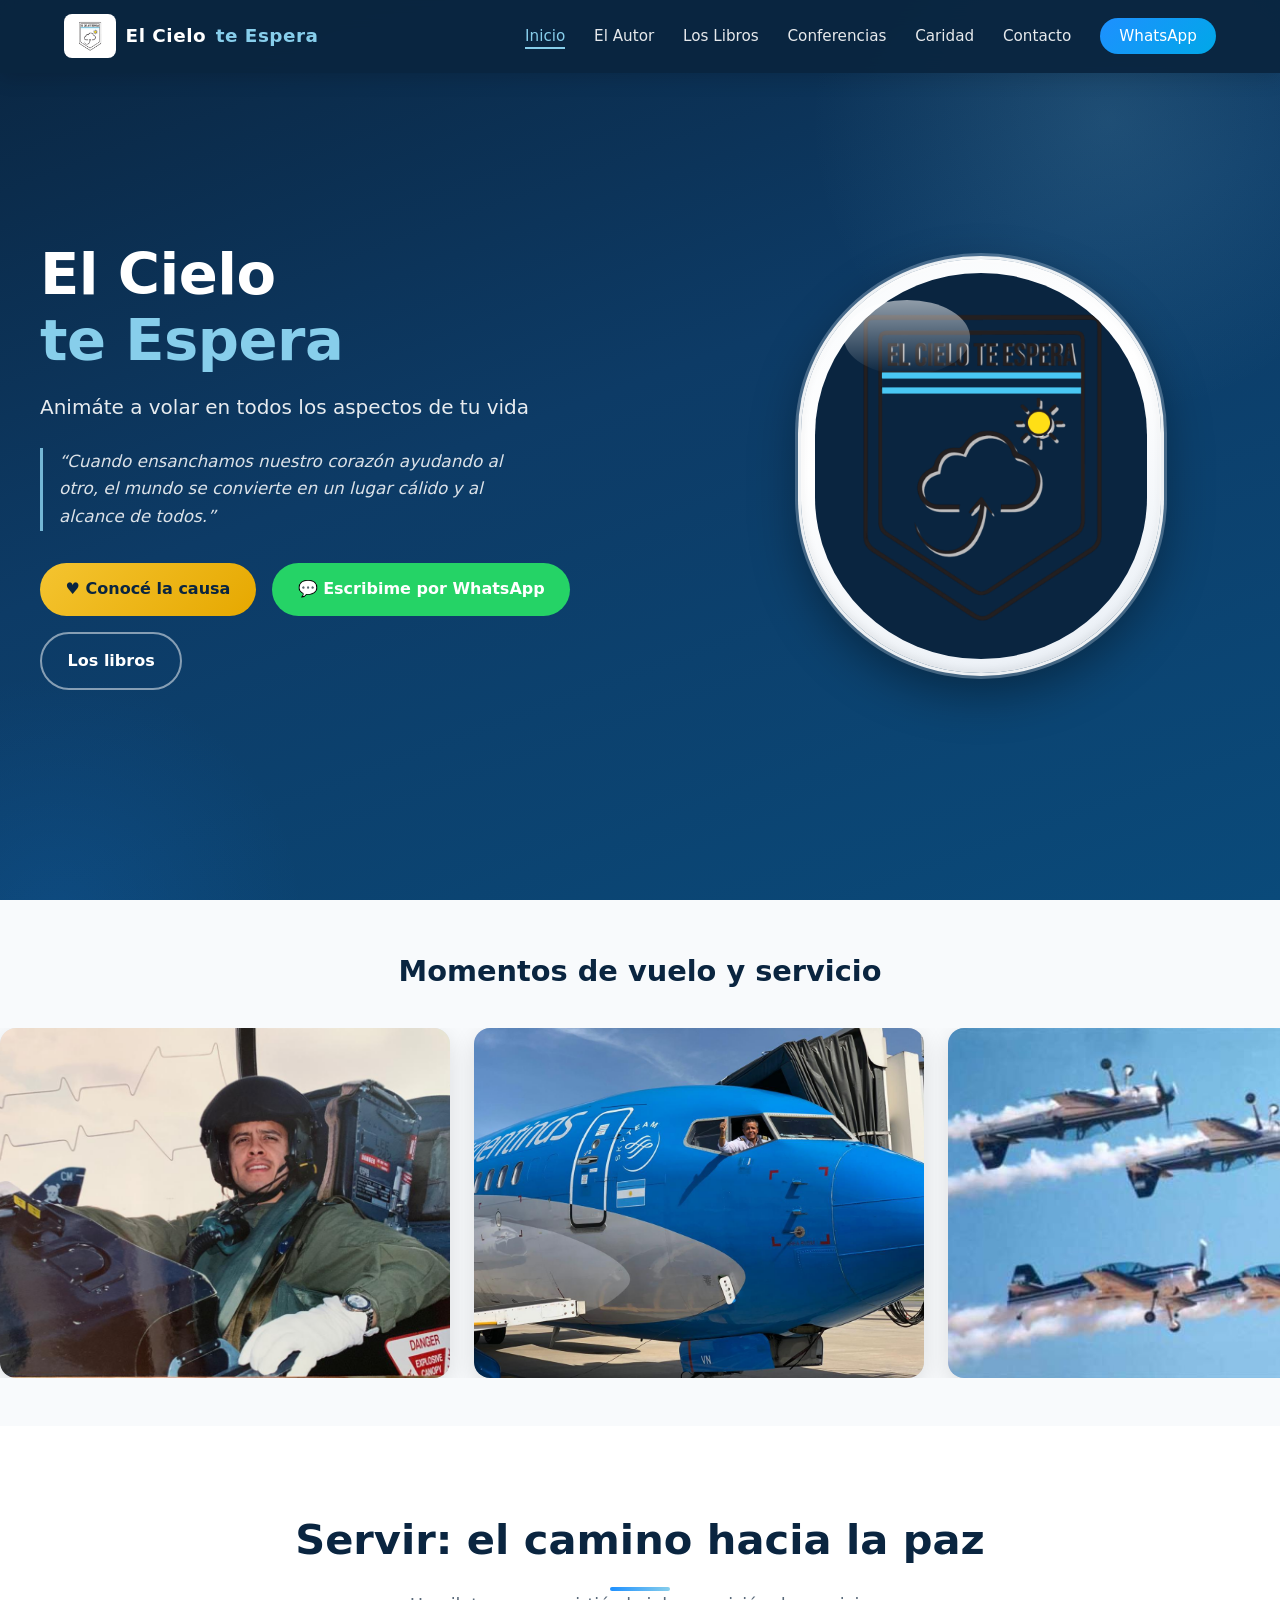
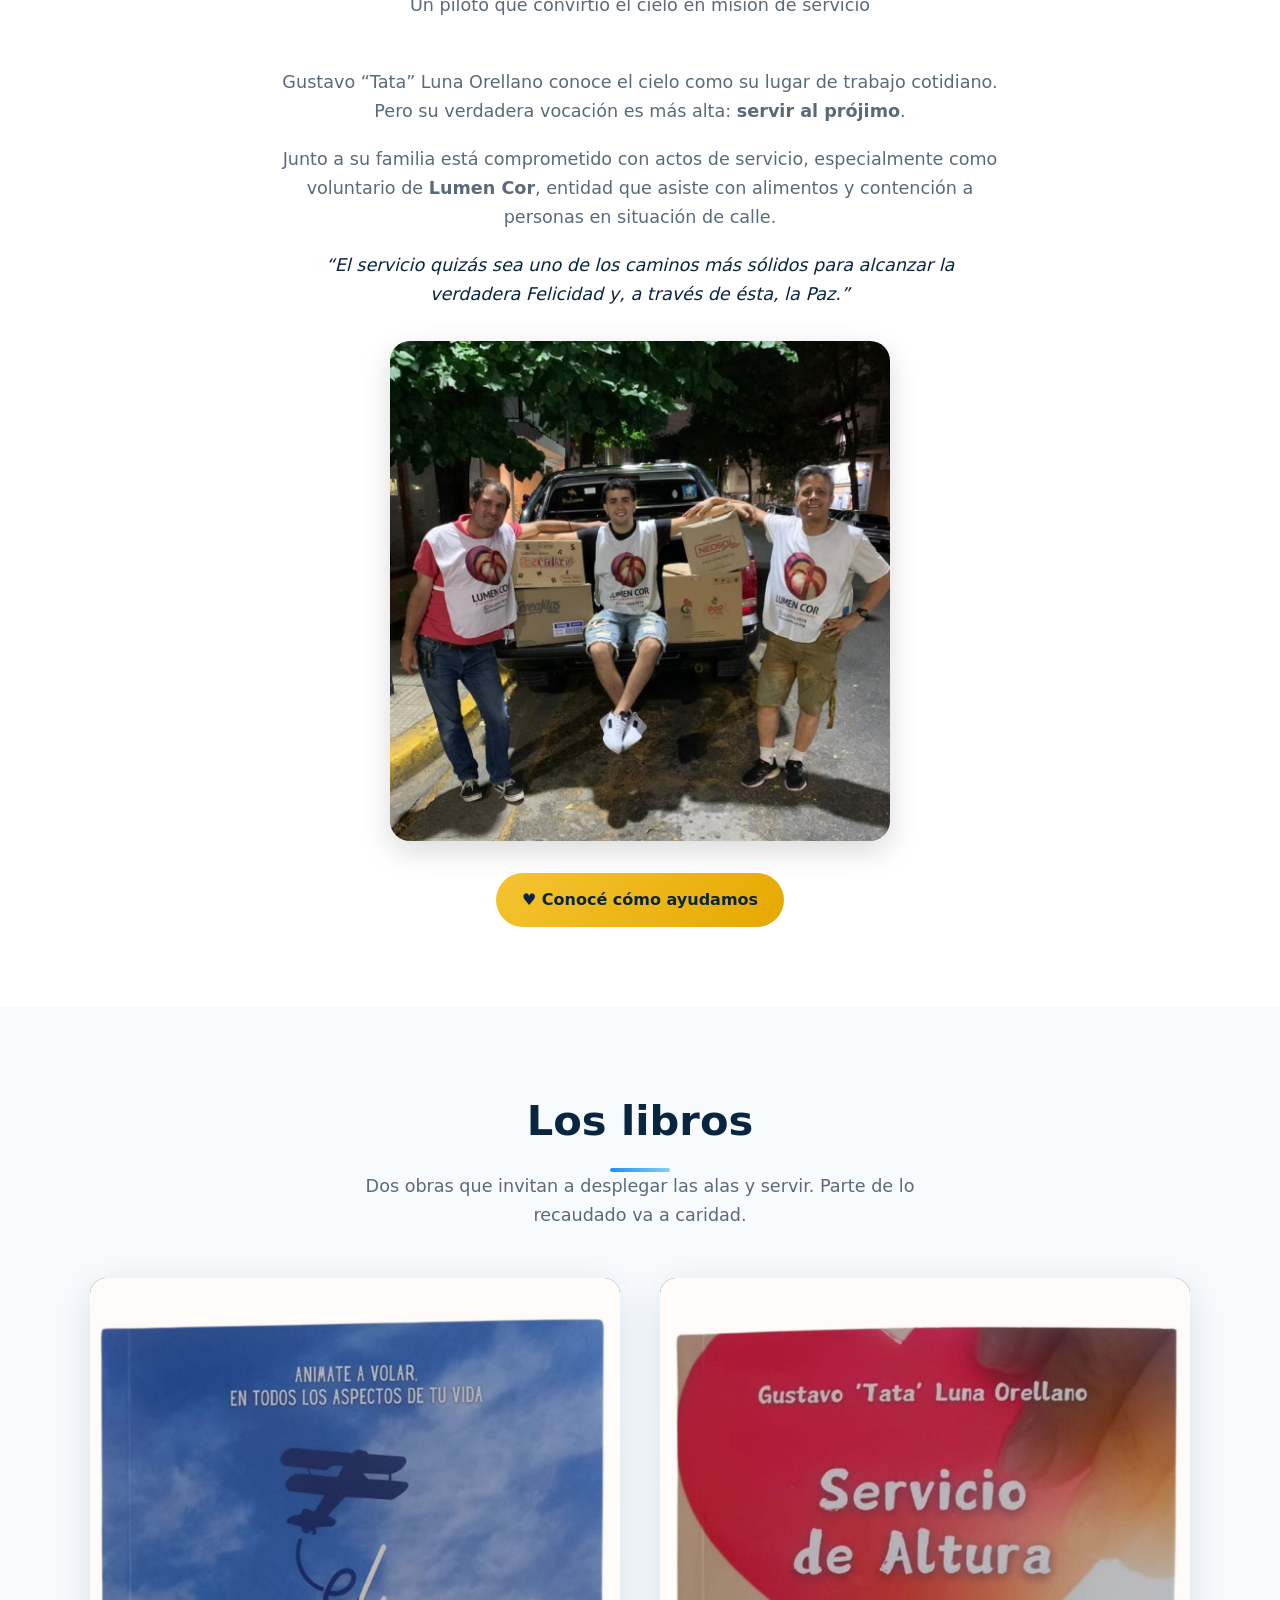
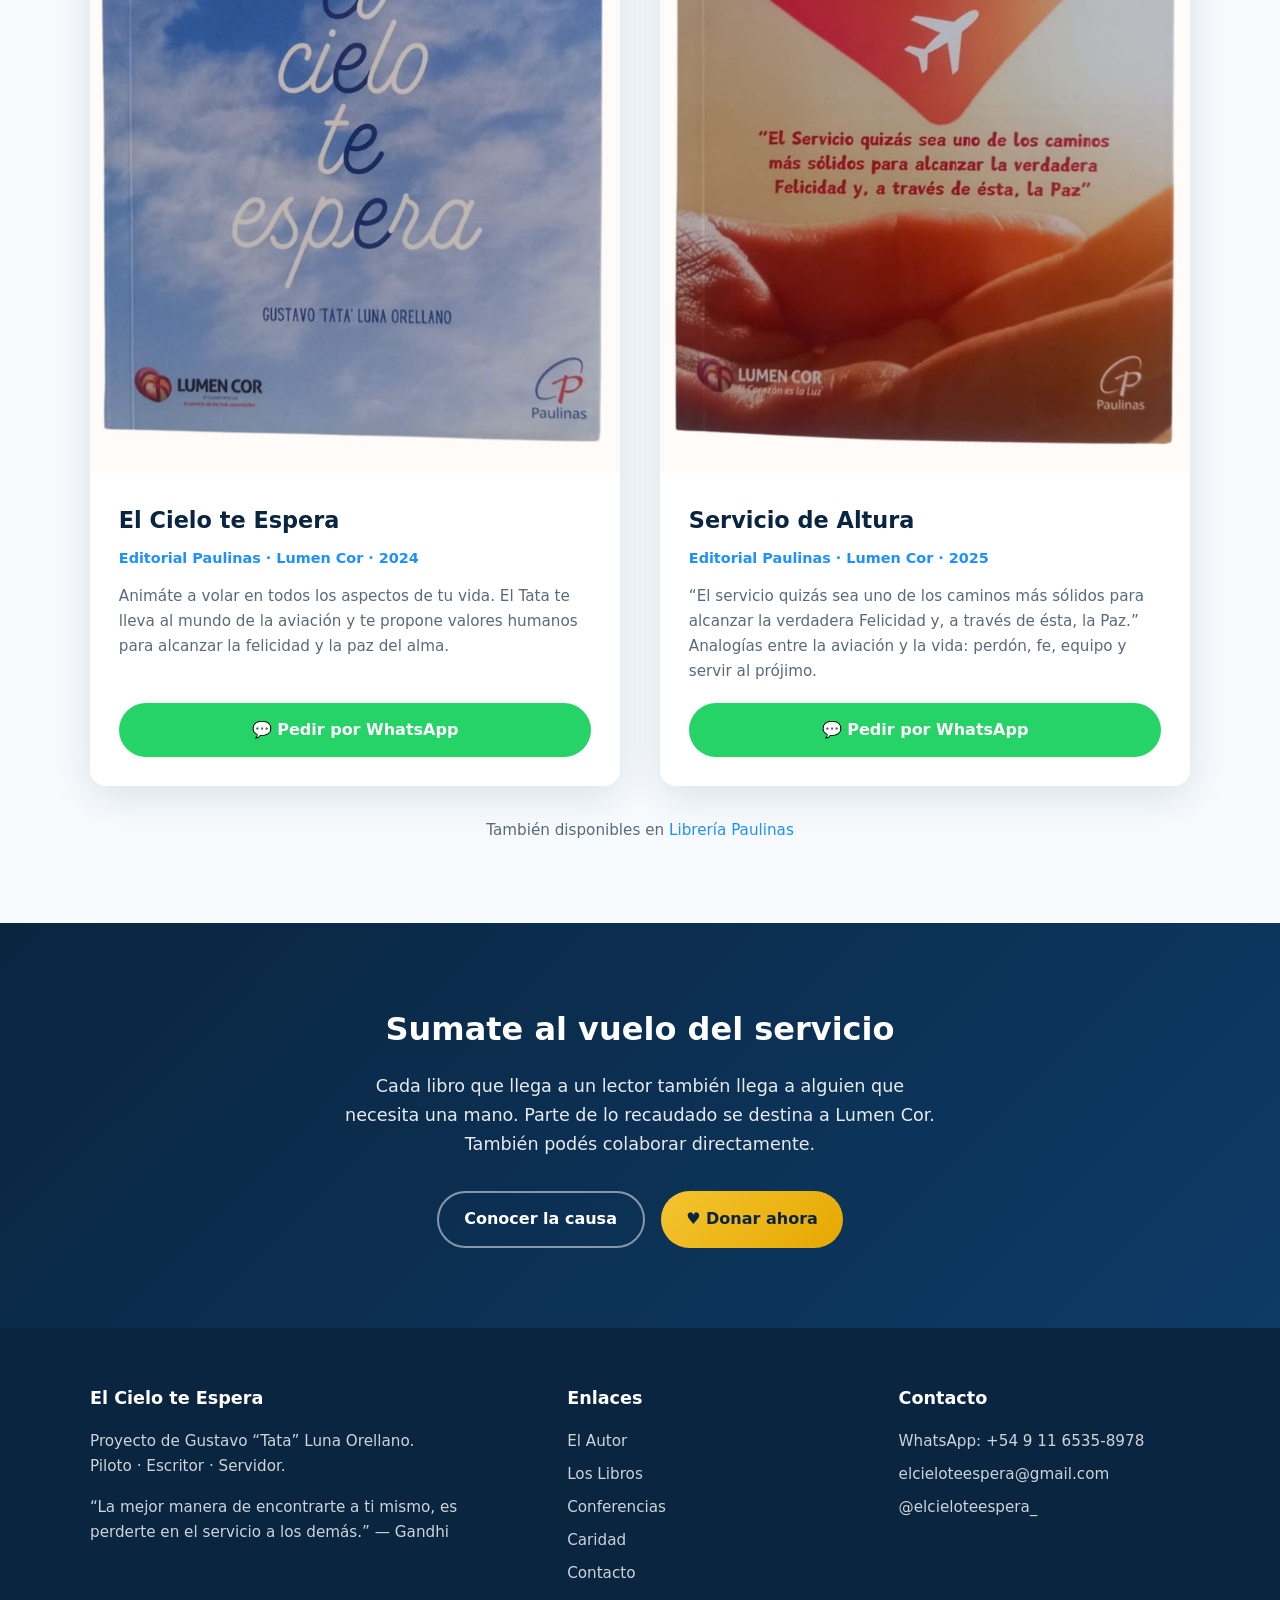
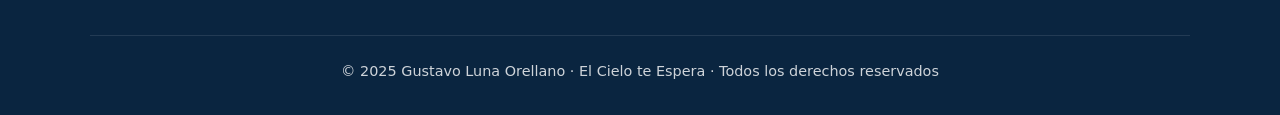
<file: index.html>
<!DOCTYPE html>
<html lang="es">
<head>
  <meta charset="UTF-8">
  <meta name="viewport" content="width=device-width, initial-scale=1.0">
  <meta name="description" content="Gustavo 'Tata' Luna Orellano - Piloto y escritor. Inspiración, servicio al prójimo y caridad a través de Lumen Cor. El Cielo te Espera.">
  <title>El Cielo te Espera | Gustavo "Tata" Luna Orellano</title>
  <link rel="stylesheet" href="css/style.css">
  <link rel="icon" href="data:image/svg+xml,<svg xmlns='http://www.w3.org/2000/svg' viewBox='0 0 100 100'><text y='.9em' font-size='90'>✈</text></svg>">

  <style>
    /* Ventanilla de avión alrededor del video-logo */
    .hero-visual {
      display: flex;
      justify-content: center;
      align-items: center;
    }
    .hero-window {
      position: relative;
      width: min(360px, 88vw);
      aspect-ratio: 1 / 1.15;
      padding: 14px;
      background: linear-gradient(160deg, #f8fafc 0%, #ffffff 40%, #e8eef5 100%);
      border-radius: 50% / 42%;
      box-shadow:
        0 0 0 3px rgba(255,255,255,0.9),
        0 0 0 6px rgba(180,200,220,0.35),
        0 18px 50px rgba(0,0,0,0.4),
        inset 0 2px 4px rgba(255,255,255,0.9),
        inset 0 -3px 8px rgba(0,0,0,0.08);
    }
    .hero-window::before {
      /* reflejo superior tipo vidrio */
      content: "";
      position: absolute;
      top: 10%;
      left: 12%;
      width: 35%;
      height: 18%;
      border-radius: 50%;
      background: linear-gradient(180deg, rgba(255,255,255,0.55), transparent);
      pointer-events: none;
      z-index: 2;
    }
    .hero-video {
      width: 100%;
      height: 100%;
      object-fit: cover;
      border-radius: 50% / 42%;
      display: block;
      background: #0a2540;
    }
    @media (max-width: 900px) {
      .hero-window {
        width: min(280px, 78vw);
        padding: 12px;
      }
    }

    /* Estilo para las imágenes de portada de los libros */
    .book-cover img {
      width: 100%;
      height: 100%;
      object-fit: cover;
      display: block;
    }

    /* Estilo para la imagen de caridad (cuadrada y bordes redondos) */
    .charity-image-container {
      max-width: 500px;
      width: 100%;
      margin: 0 auto 2rem auto;
      border-radius: 20px;
      overflow: hidden;
      box-shadow: 0 10px 30px rgba(0,0,0,0.15);
    }
    .charity-image-container img {
      width: 100%;
      aspect-ratio: 1 / 1;
      object-fit: cover;
      display: block;
    }

    /* =========================================
       CARRUSEL MÁS GRANDE Y CON IMÁGENES REALES
       ========================================= */
    .carousel-section {
      padding: 3rem 0;
      overflow: hidden;
      background: #f8fafc;
    }
    .carousel-title {
      text-align: center;
      color: var(--navy, #0a2540);
      font-size: 1.8rem;
      margin-bottom: 2rem;
      font-weight: 700;
    }
    .carousel-wrapper {
      width: 100%;
      overflow: hidden;
      position: relative;
    }
    .carousel-track {
      display: flex;
      gap: 1.5rem;
      width: max-content;
      animation: scroll 50s linear infinite; /* Más lento porque hay más imágenes */
    }
    .carousel-track:hover {
      animation-play-state: paused; /* Se pausa al pasar el mouse */
    }
    .carousel-item {
      flex: 0 0 auto;
      width: 450px;        /* Ancho mucho más grande */
      height: 350px;       /* Alto mucho más grande */
      border-radius: 16px;
      overflow: hidden;
      box-shadow: 0 8px 24px rgba(0,0,0,0.12);
      background: #e2e8f0;
      transition: transform 0.3s ease;
    }
    .carousel-item:hover {
      transform: scale(1.02);
    }
    .carousel-item img {
      width: 100%;
      height: 100%;
      object-fit: cover;
      display: block;
    }
    @keyframes scroll {
      0%   { transform: translateX(0); }
      100% { transform: translateX(calc(-50% - 0.75rem)); } /* Desplaza exactamente la mitad + la mitad del gap */
    }

    /* Ajuste responsivo para celulares */
    @media (max-width: 768px) {
      .carousel-item {
        width: 280px;
        height: 220px;
      }
      .carousel-track {
        gap: 1rem;
      }
      @keyframes scroll {
        0%   { transform: translateX(0); }
        100% { transform: translateX(calc(-50% - 0.5rem)); }
      }
    }
  </style>
</head>
<body>

  <!-- HEADER -->
  <header class="header">
    <div class="nav-container">
      <a href="index.html" class="logo">
        <img src="images/logo.png" alt="El Cielo te Espera" class="logo-img">
        El Cielo <span>te Espera</span>
      </a>
      <button class="menu-toggle" aria-label="Menú">☰</button>
      <ul class="nav-links">
        <li><a href="index.html" class="active">Inicio</a></li>
        <li><a href="autor.html">El Autor</a></li>
        <li><a href="libros.html">Los Libros</a></li>
        <li><a href="conferencias.html">Conferencias</a></li>
        <li><a href="caridad.html">Caridad</a></li>
        <li><a href="contacto.html">Contacto</a></li>
        <li><a href="https://wa.me/5491165358978?text=Hola%20Tata,%20quiero%20conocer%20más%20sobre%20el%20proyecto" class="nav-cta" target="_blank" rel="noopener">WhatsApp</a></li>
      </ul>
    </div>
  </header>

  <!-- HERO / PORTADA -->
  <section class="hero">
    <div class="hero-content">
      <div class="hero-text">
        <h1>El Cielo <span>te Espera</span></h1>
        <p class="hero-subtitle">Animáte a volar en todos los aspectos de tu vida</p>
        <p class="hero-quote">
          “Cuando ensanchamos nuestro corazón ayudando al otro, el mundo se convierte en un lugar cálido y al alcance de todos.”
        </p>
        <div class="hero-buttons">
          <a href="caridad.html" class="btn btn-donate">♥ Conocé la causa</a>
          <a href="https://wa.me/5491165358978?text=Hola%20Tata,%20quiero%20conocer%20más%20sobre%20el%20proyecto%20y%20cómo%20ayudar" class="btn btn-whatsapp" target="_blank" rel="noopener">
            💬 Escribime por WhatsApp
          </a>
          <a href="libros.html" class="btn btn-secondary">Los libros</a>
        </div>
      </div>
      <div class="hero-visual">
        <div class="hero-window">
          <video
            class="hero-video"
            src="videos/logo1.mp4"
            autoplay
            muted
            loop
            playsinline
            poster="images/logo.png"
            aria-label="El Cielo te Espera">
            Tu navegador no soporta video HTML5.
          </video>
        </div>
      </div>
    </div>
  </section>

  <!-- CARRUSEL DE IMÁGENES (AHORA CON 10 IMÁGENES) -->
  <section class="carousel-section">
    <h2 class="carousel-title">Momentos de vuelo y servicio</h2>
    <div class="carousel-wrapper">
      <div class="carousel-track">
        <!-- Primer juego de 10 imágenes -->
        <div class="carousel-item"><img src="images/carrusel-1-cabina.jpg" alt="Cabina de avión"></div>
        <div class="carousel-item"><img src="images/carrusel-2-cielo.jpg" alt="Cielo desde el avión"></div>
        <div class="carousel-item"><img src="images/carrusel-3-acrobacia.jpg" alt="Acrobacia aérea"></div>
        <div class="carousel-item"><img src="images/carrusel-4-feria.jpg" alt="Feria del Libro"></div>
        <div class="carousel-item"><img src="images/carrusel-5-familia.jpg" alt="Familia"></div>
        <div class="carousel-item"><img src="images/carrusel-6-servicio.jpg" alt="Servicio al prójimo"></div>
        <div class="carousel-item"><img src="images/carrusel-7-avion.jpg" alt="Avión en vuelo"></div>
        <div class="carousel-item"><img src="images/carrusel-8.jpg" alt="Momento de vuelo"></div>
        <div class="carousel-item"><img src="images/carrusel-9.jpg" alt="Momento de servicio"></div>
        <div class="carousel-item"><img src="images/carrusel-8-presentacion.jpg" alt="Presentación del libro"></div>
        
        <!-- Duplicados para el loop infinito -->
        <div class="carousel-item"><img src="images/carrusel-1-cabina.jpg" alt="Cabina de avión"></div>
        <div class="carousel-item"><img src="images/carrusel-2-cielo.jpg" alt="Cielo desde el avión"></div>
        <div class="carousel-item"><img src="images/carrusel-3-acrobacia.jpg" alt="Acrobacia aérea"></div>
        <div class="carousel-item"><img src="images/carrusel-4-feria.jpg" alt="Feria del Libro"></div>
        <div class="carousel-item"><img src="images/carrusel-5-familia.jpg" alt="Familia"></div>
        <div class="carousel-item"><img src="images/carrusel-6-servicio.jpg" alt="Servicio al prójimo"></div>
        <div class="carousel-item"><img src="images/carrusel-7-avion.jpg" alt="Avión en vuelo"></div>
        <div class="carousel-item"><img src="images/carrusel-8.jpg" alt="Momento de vuelo"></div>
        <div class="carousel-item"><img src="images/carrusel-9.jpg" alt="Momento de servicio"></div>
        <div class="carousel-item"><img src="images/carrusel-8-presentacion.jpg" alt="Presentación del libro"></div>
      </div>
    </div>
  </section>

  <!-- INSPIRACIÓN / CAUSA -->
  <section class="section section-alt">
    <div class="container">
      <div class="section-title">
        <h2>Servir: el camino hacia la paz</h2>
        <div class="underline"></div>
        <p>Un piloto que convirtió el cielo en misión de servicio</p>
      </div>
      <div style="max-width:720px;margin:0 auto;text-align:center;color:var(--text-light);font-size:1.1rem;">
        <p style="margin-bottom:1.2rem;">
          Gustavo “Tata” Luna Orellano conoce el cielo como su lugar de trabajo cotidiano. 
          Pero su verdadera vocación es más alta: <strong>servir al prójimo</strong>.
        </p>
        <p style="margin-bottom:1.2rem;">
          Junto a su familia está comprometido con actos de servicio, especialmente como voluntario de 
          <strong>Lumen Cor</strong>, entidad que asiste con alimentos y contención a personas en situación de calle.
        </p>
        <p style="margin-bottom:2rem;font-style:italic;color:var(--navy);">
          “El servicio quizás sea uno de los caminos más sólidos para alcanzar la verdadera Felicidad y, a través de ésta, la Paz.”
        </p>

        <!-- Imagen cuadrada con bordes redondos -->
        <div class="charity-image-container">
          <img src="images/caridades.jpg" alt="Obra de caridad y servicio al prójimo">
        </div>

        <a href="caridad.html" class="btn btn-donate">♥ Conocé cómo ayudamos</a>
      </div>
    </div>
  </section>

  <!-- LOS LIBROS (sin precios, solo inspiración + WhatsApp) -->
  <section class="section">
    <div class="container">
      <div class="section-title">
        <h2>Los libros</h2>
        <div class="underline"></div>
        <p>Dos obras que invitan a desplegar las alas y servir. Parte de lo recaudado va a caridad.</p>
      </div>
      <div class="books-grid">
        <article class="book-card">
          <div class="book-cover">
            <img src="images/portada-cielo.jpg" alt="Portada del libro El Cielo te Espera">
          </div>
          <div class="book-body">
            <h3>El Cielo te Espera</h3>
            <div class="year">Editorial Paulinas · Lumen Cor · 2024</div>
            <p>
              Animáte a volar en todos los aspectos de tu vida. El Tata te lleva al mundo de la aviación 
              y te propone valores humanos para alcanzar la felicidad y la paz del alma.
            </p>
            <a href="https://wa.me/5491165358978?text=Hola%20Tata,%20quiero%20pedir%20El%20Cielo%20te%20Espera" 
               class="btn btn-whatsapp" target="_blank" rel="noopener" style="width:100%;justify-content:center;">
              💬 Pedir por WhatsApp
            </a>
          </div>
        </article>
        <article class="book-card">
          <div class="book-cover">
            <img src="images/portada-servicio.jpg" alt="Portada del libro Servicio de Altura">
          </div>
          <div class="book-body">
            <h3>Servicio de Altura</h3>
            <div class="year">Editorial Paulinas · Lumen Cor · 2025</div>
            <p>
              “El servicio quizás sea uno de los caminos más sólidos para alcanzar la verdadera Felicidad y, a través de ésta, la Paz.”
              Analogías entre la aviación y la vida: perdón, fe, equipo y servir al prójimo.
            </p>
            <a href="https://wa.me/5491165358978?text=Hola%20Tata,%20quiero%20pedir%20Servicio%20de%20Altura" 
               class="btn btn-whatsapp" target="_blank" rel="noopener" style="width:100%;justify-content:center;">
              💬 Pedir por WhatsApp
            </a>
          </div>
        </article>
      </div>
      <p class="text-center mt-2" style="color:var(--text-light);font-size:0.95rem;">
        También disponibles en <a href="https://libreriapaulinas.org/" target="_blank" rel="noopener" style="color:var(--sky);">Librería Paulinas</a>
      </p>
    </div>
  </section>

  <!-- CTA DONACIÓN -->
  <section class="section" style="background:linear-gradient(135deg,var(--navy),var(--deep-blue));color:white;text-align:center;">
    <div class="container">
      <h2 style="font-size:2rem;margin-bottom:1rem;">Sumate al vuelo del servicio</h2>
      <p style="max-width:600px;margin:0 auto 2rem;opacity:0.9;font-size:1.1rem;">
        Cada libro que llega a un lector también llega a alguien que necesita una mano. 
        Parte de lo recaudado se destina a Lumen Cor. También podés colaborar directamente.
      </p>
      <div class="hero-buttons" style="justify-content:center;">
        <a href="caridad.html" class="btn btn-secondary">Conocer la causa</a>
        <a href="https://wa.me/5491165358978?text=Hola%20Tata,%20quiero%20hacer%20una%20donación" class="btn btn-donate" target="_blank" rel="noopener">
          ♥ Donar ahora
        </a>
      </div>
    </div>
  </section>

  <!-- FOOTER -->
  <footer class="footer">
    <div class="footer-content">
      <div>
        <h4>El Cielo te Espera</h4>
        <p>Proyecto de Gustavo “Tata” Luna Orellano.<br>Piloto · Escritor · Servidor.</p>
        <p style="margin-top:1rem;">“La mejor manera de encontrarte a ti mismo, es perderte en el servicio a los demás.” — Gandhi</p>
      </div>
      <div>
        <h4>Enlaces</h4>
        <a href="autor.html">El Autor</a>
        <a href="libros.html">Los Libros</a>
        <a href="conferencias.html">Conferencias</a>
        <a href="caridad.html">Caridad</a>
        <a href="contacto.html">Contacto</a>
      </div>
      <div>
        <h4>Contacto</h4>
        <a href="https://wa.me/5491165358978" target="_blank" rel="noopener">WhatsApp: +54 9 11 6535-8978</a>
        <a href="mailto:elcieloteespera@gmail.com">elcieloteespera@gmail.com</a>
        <a href="https://instagram.com/elcieloteespera_" target="_blank" rel="noopener">@elcieloteespera_</a>
      </div>
    </div>
    <div class="footer-bottom">
      © 2025 Gustavo Luna Orellano · El Cielo te Espera · Todos los derechos reservados
    </div>
  </footer>

  <script src="js/main.js"></script>
</body>
</html>
</file>
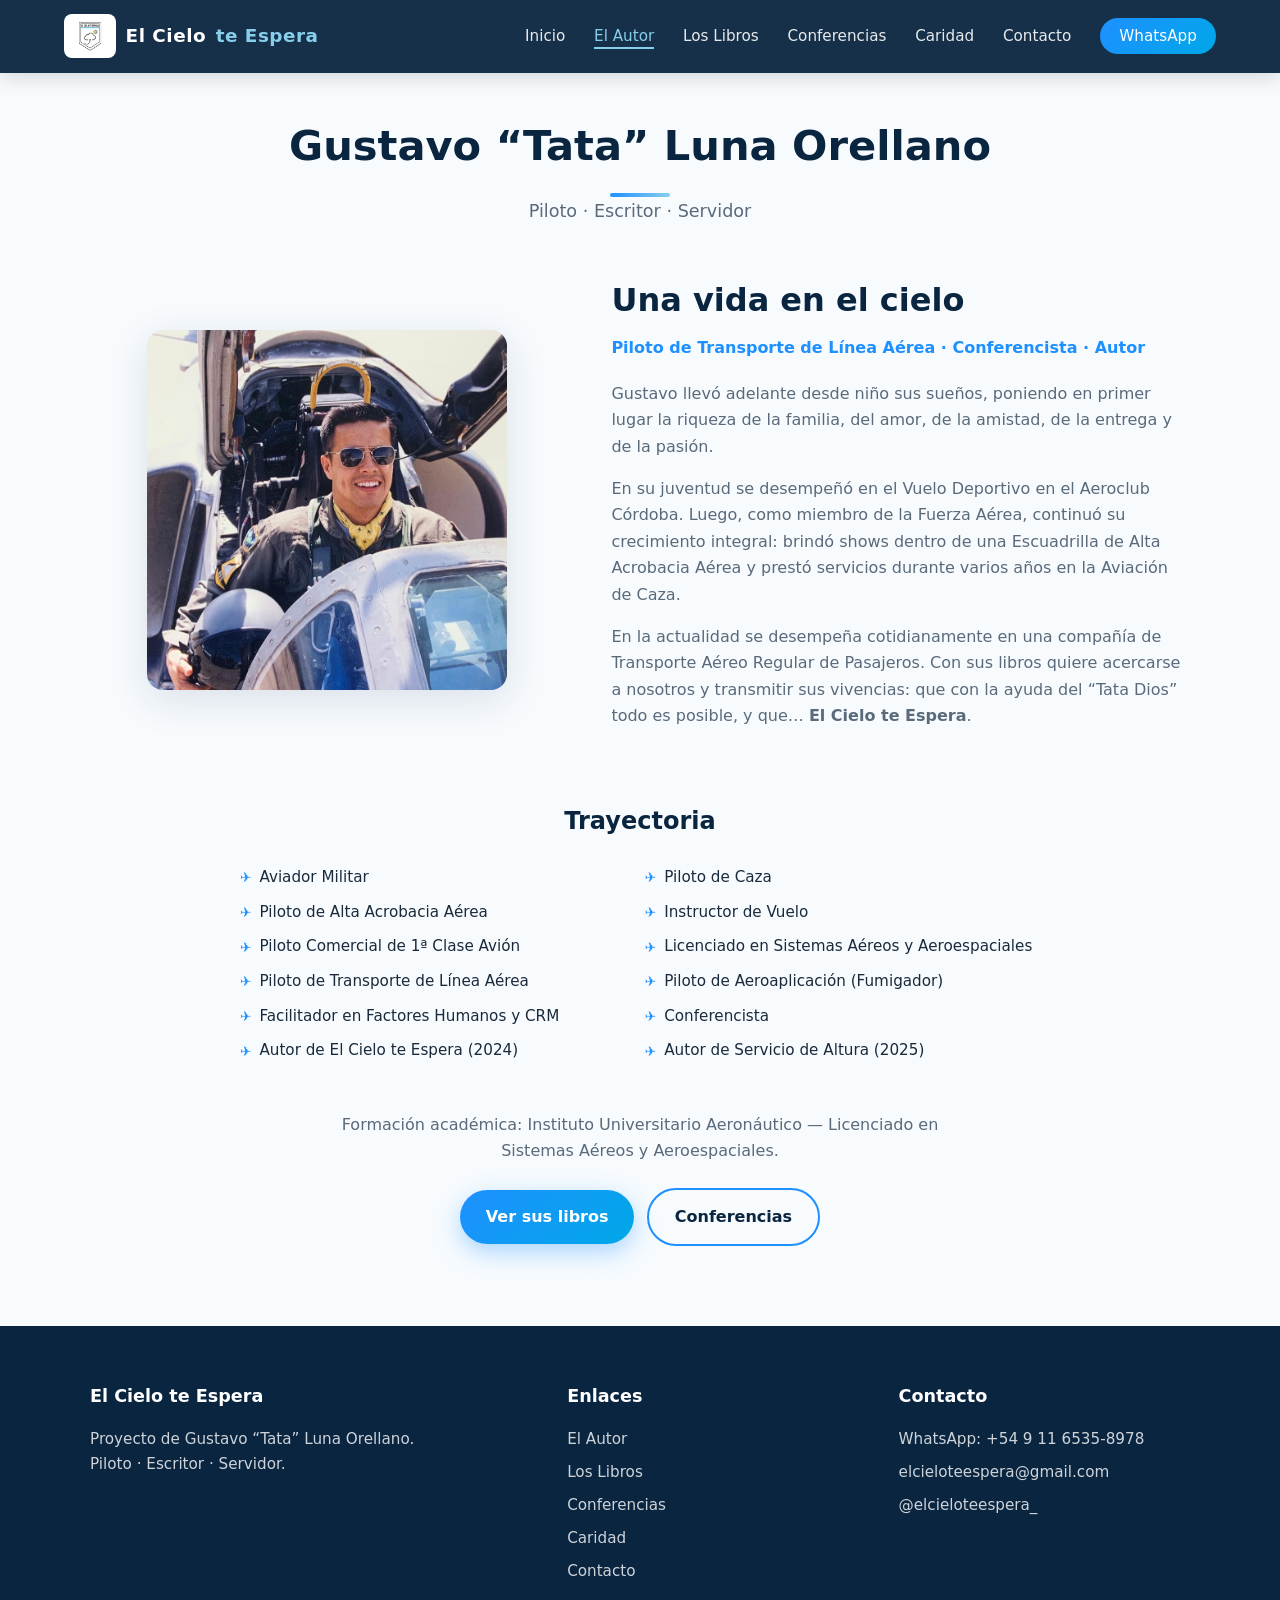
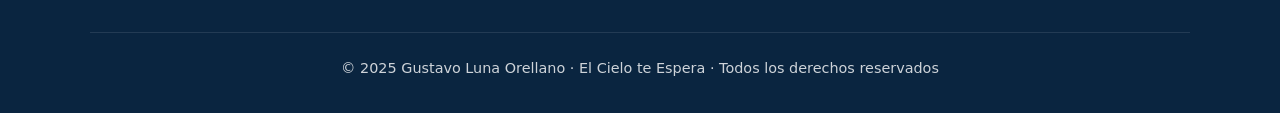
<file: autor.html>
<!DOCTYPE html>
<html lang="es">
<head>
  <meta charset="UTF-8">
  <meta name="viewport" content="width=device-width, initial-scale=1.0">
  <meta name="description" content="Gustavo 'Tata' Luna Orellano - Piloto de caza, acrobacia aérea, transporte de línea aérea y escritor de El Cielo te Espera y Servicio de Altura.">
  <title>El Autor | Gustavo "Tata" Luna Orellano</title>
  <link rel="stylesheet" href="css/style.css">
  <link rel="icon" href="data:image/svg+xml,<svg xmlns='http://www.w3.org/2000/svg' viewBox='0 0 100 100'><text y='.9em' font-size='90'>✈</text></svg>">
</head>
<body>

  <header class="header">
    <div class="nav-container">
      <a href="index.html" class="logo">
        <img src="images/logo.png" alt="El Cielo te Espera" class="logo-img">
        El Cielo <span>te Espera</span>
      </a>
      <button class="menu-toggle" aria-label="Menú">☰</button>
      <ul class="nav-links">
        <li><a href="index.html">Inicio</a></li>
        <li><a href="autor.html" class="active">El Autor</a></li>
        <li><a href="libros.html">Los Libros</a></li>
        <li><a href="conferencias.html">Conferencias</a></li>
        <li><a href="caridad.html">Caridad</a></li>
        <li><a href="contacto.html">Contacto</a></li>
        <li><a href="https://wa.me/5491165358978?text=Hola%20Tata,%20quiero%20conocer%20más%20sobre%20el%20proyecto" class="nav-cta" target="_blank" rel="noopener">WhatsApp</a></li>
      </ul>
    </div>
  </header>

  <section class="section" style="padding-top:7rem;">
    <div class="container">
      <div class="section-title">
        <h2>Gustavo “Tata” Luna Orellano</h2>
        <div class="underline"></div>
        <p>Piloto · Escritor · Servidor</p>
      </div>

      <div class="author-grid">
        <div>
          <!-- Carrusel automático de 3 imágenes del mismo tamaño -->
          <div class="author-carousel">
            <div class="author-carousel-track">
              <img src="images/autor-1.jpg" alt="Gustavo 'Tata' Luna Orellano - Foto 1">
              <img src="images/autor-2.jpg" alt="Gustavo 'Tata' Luna Orellano - Foto 2">
              <img src="images/autor-3.jpg" alt="Gustavo 'Tata' Luna Orellano - Foto 3">
            </div>
          </div>
          <p style="display:none;text-align:center;font-size:0.8rem;color:var(--text-light);margin-top:0.6rem;">
            Colocá autor-1.jpg, autor-2.jpg y autor-3.jpg en <code>images/</code>
          </p>
        </div>
        <div class="author-info">
          <h2>Una vida en el cielo</h2>
          <p class="role">Piloto de Transporte de Línea Aérea · Conferencista · Autor</p>
          <p>
            Gustavo llevó adelante desde niño sus sueños, poniendo en primer lugar la riqueza de la familia, 
            del amor, de la amistad, de la entrega y de la pasión.
          </p>
          <p>
            En su juventud se desempeñó en el Vuelo Deportivo en el Aeroclub Córdoba. Luego, como miembro de 
            la Fuerza Aérea, continuó su crecimiento integral: brindó shows dentro de una Escuadrilla de Alta 
            Acrobacia Aérea y prestó servicios durante varios años en la Aviación de Caza.
          </p>
          <p>
            En la actualidad se desempeña cotidianamente en una compañía de Transporte Aéreo Regular de Pasajeros. 
            Con sus libros quiere acercarse a nosotros y transmitir sus vivencias: que con la ayuda del “Tata Dios” 
            todo es posible, y que… <strong>El Cielo te Espera</strong>.
          </p>
        </div>
      </div>

      <div style="margin-top:3.5rem;">
        <h3 style="color:var(--navy);text-align:center;margin-bottom:1.5rem;font-size:1.5rem;">Trayectoria</h3>
        <ul class="experience-list" style="max-width:800px;margin:0 auto;">
          <li>Aviador Militar</li>
          <li>Piloto de Caza</li>
          <li>Piloto de Alta Acrobacia Aérea</li>
          <li>Instructor de Vuelo</li>
          <li>Piloto Comercial de 1ª Clase Avión</li>
          <li>Licenciado en Sistemas Aéreos y Aeroespaciales</li>
          <li>Piloto de Transporte de Línea Aérea</li>
          <li>Piloto de Aeroaplicación (Fumigador)</li>
          <li>Facilitador en Factores Humanos y CRM</li>
          <li>Conferencista</li>
          <li>Autor de El Cielo te Espera (2024)</li>
          <li>Autor de Servicio de Altura (2025)</li>
        </ul>
      </div>

      <div style="margin-top:3rem;text-align:center;">
        <p style="color:var(--text-light);max-width:600px;margin:0 auto 1.5rem;">
          Formación académica: Instituto Universitario Aeronáutico — Licenciado en Sistemas Aéreos y Aeroespaciales.
        </p>
        <a href="libros.html" class="btn btn-primary">Ver sus libros</a>
        <a href="conferencias.html" class="btn btn-secondary" style="margin-left:0.5rem;color:var(--navy);border-color:var(--sky);">Conferencias</a>
      </div>
    </div>
  </section>

  <footer class="footer">
    <div class="footer-content">
      <div>
        <h4>El Cielo te Espera</h4>
        <p>Proyecto de Gustavo “Tata” Luna Orellano.<br>Piloto · Escritor · Servidor.</p>
      </div>
      <div>
        <h4>Enlaces</h4>
        <a href="autor.html">El Autor</a>
        <a href="libros.html">Los Libros</a>
        <a href="conferencias.html">Conferencias</a>
        <a href="caridad.html">Caridad</a>
        <a href="contacto.html">Contacto</a>
      </div>
      <div>
        <h4>Contacto</h4>
        <a href="https://wa.me/5491165358978" target="_blank" rel="noopener">WhatsApp: +54 9 11 6535-8978</a>
        <a href="mailto:elcieloteespera@gmail.com">elcieloteespera@gmail.com</a>
        <a href="https://instagram.com/elcieloteespera_" target="_blank" rel="noopener">@elcieloteespera_</a>
      </div>
    </div>
    <div class="footer-bottom">
      © 2025 Gustavo Luna Orellano · El Cielo te Espera · Todos los derechos reservados
    </div>
  </footer>

  <script src="js/main.js"></script>
</body>
</html>
</file>
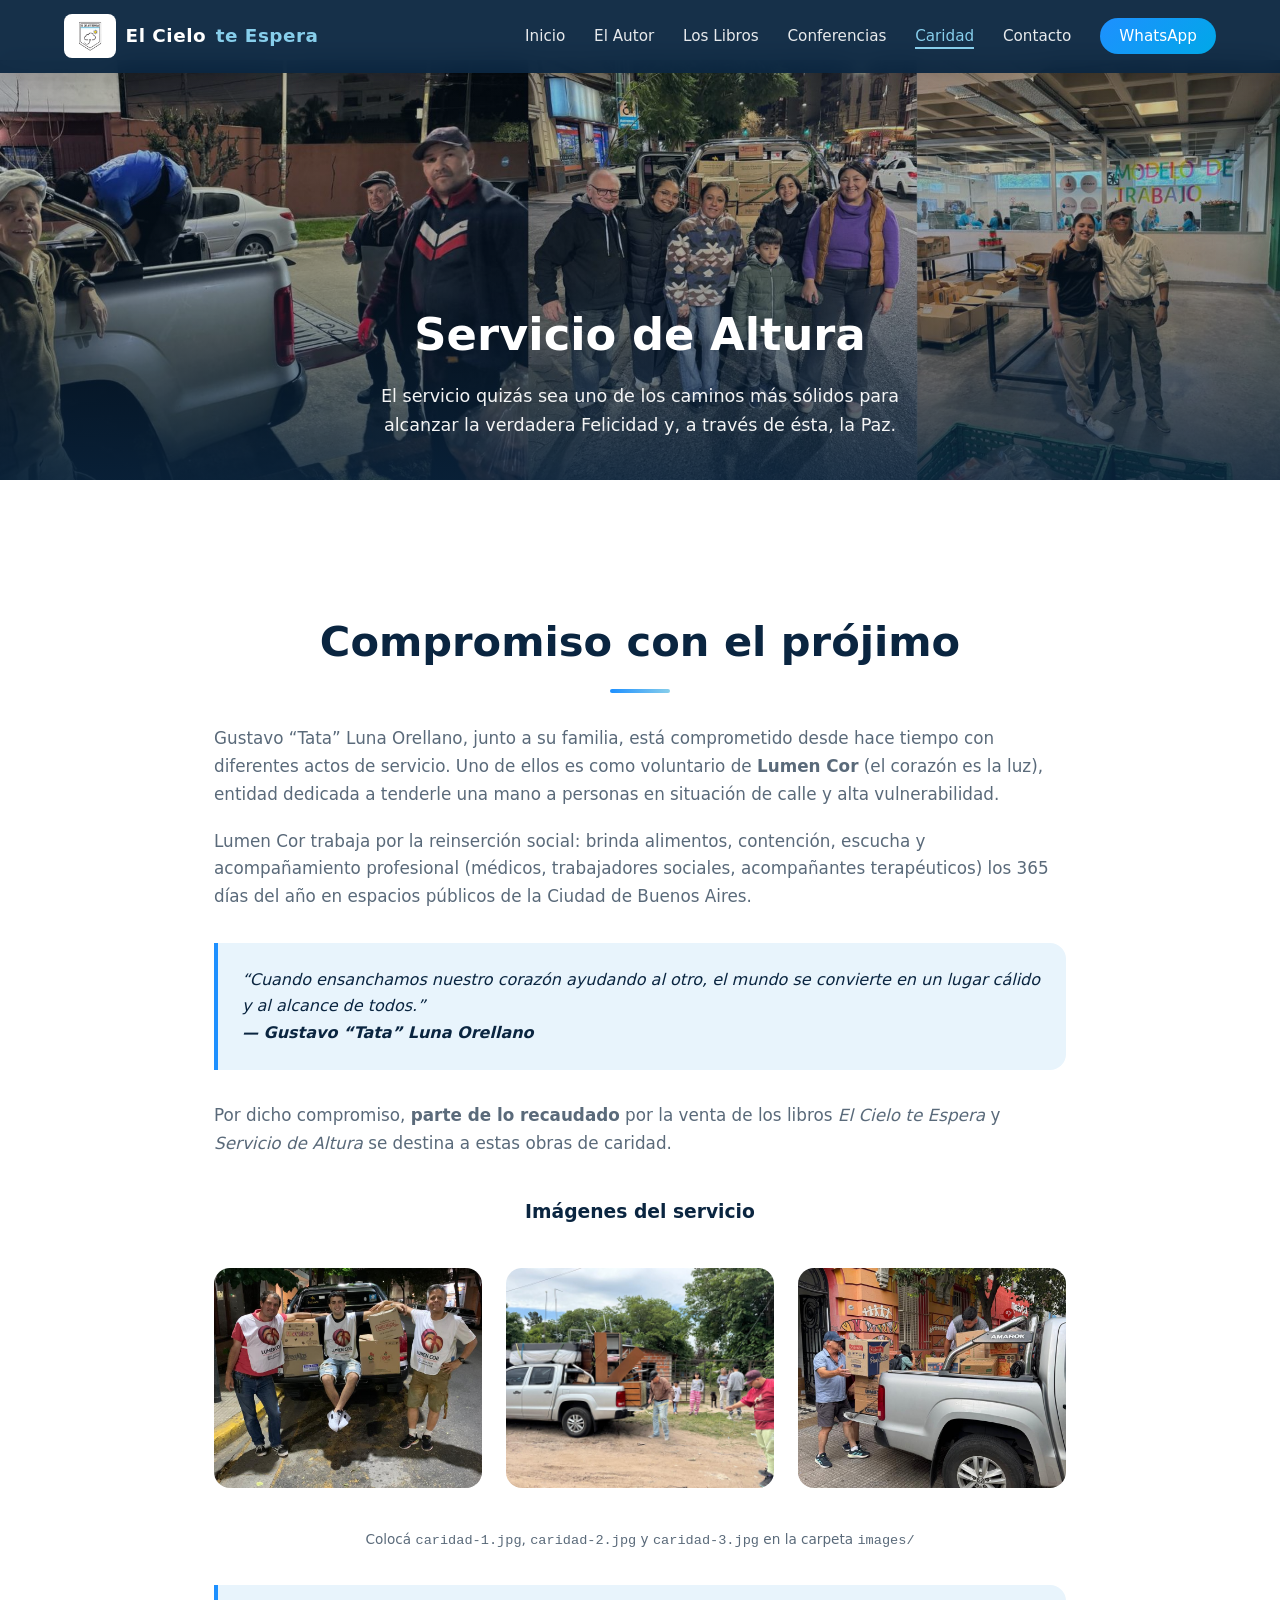
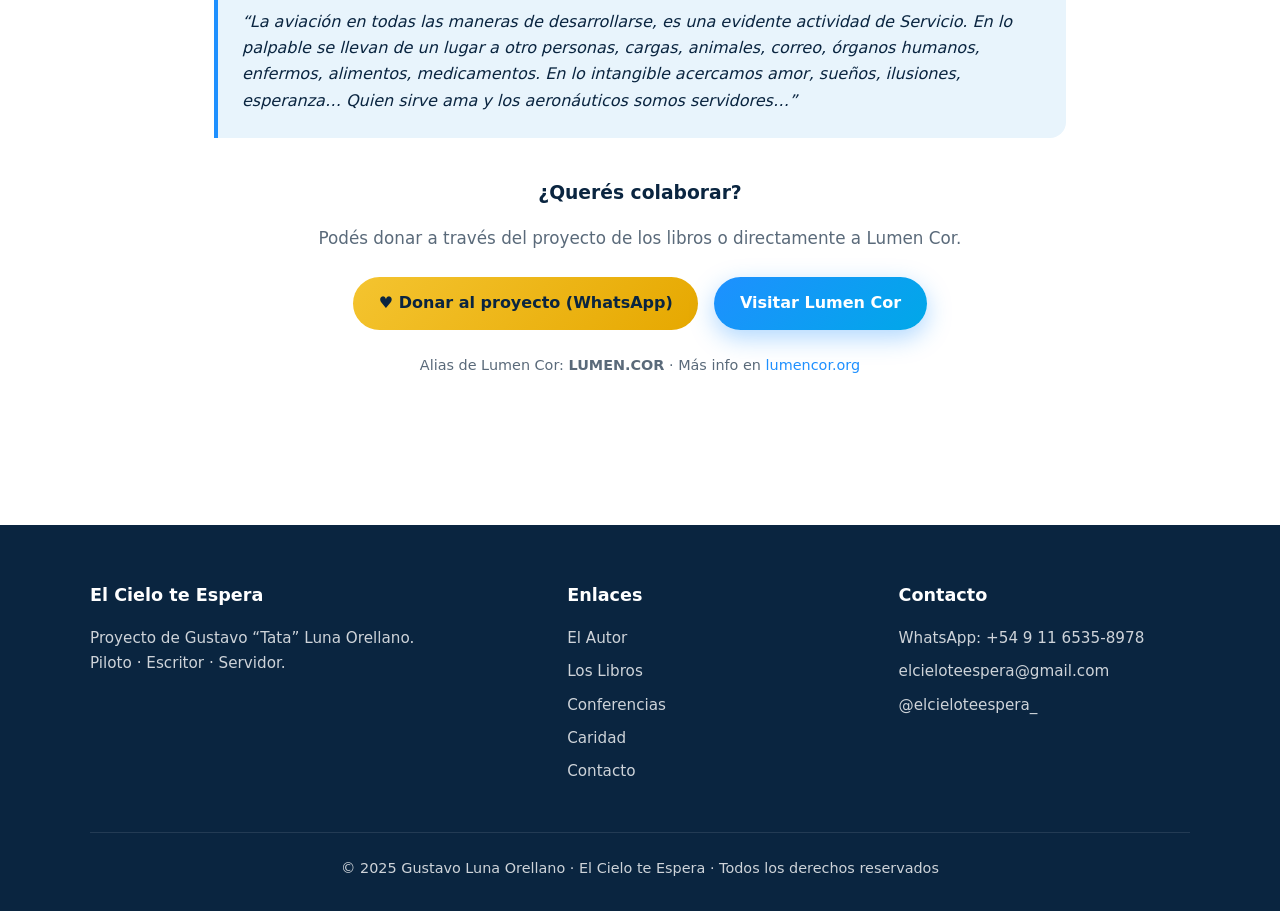
<file: caridad.html>
<!DOCTYPE html>
<html lang="es">
<head>
  <meta charset="UTF-8">
  <meta name="viewport" content="width=device-width, initial-scale=1.0">
  <meta name="description" content="Parte de lo recaudado por los libros de Gustavo Luna Orellano se destina a Lumen Cor, que asiste a personas en situación de calle.">
  <title>Caridad · Servicio de Altura | El Cielo te Espera</title>
  <link rel="stylesheet" href="css/style.css">
  <link rel="icon" href="data:image/svg+xml,<svg xmlns='http://www.w3.org/2000/svg' viewBox='0 0 100 100'><text y='.9em' font-size='90'>✈</text></svg>">
</head>
<body>

  <header class="header">
    <div class="nav-container">
      <a href="index.html" class="logo">
        <img src="images/logo.png" alt="El Cielo te Espera" class="logo-img">
        El Cielo <span>te Espera</span>
      </a>
      <button class="menu-toggle" aria-label="Menú">☰</button>
      <ul class="nav-links">
        <li><a href="index.html">Inicio</a></li>
        <li><a href="autor.html">El Autor</a></li>
        <li><a href="libros.html">Los Libros</a></li>
        <li><a href="conferencias.html">Conferencias</a></li>
        <li><a href="caridad.html" class="active">Caridad</a></li>
        <li><a href="contacto.html">Contacto</a></li>
        <li><a href="https://wa.me/5491165358978?text=Hola%20Tata,%20quiero%20conocer%20más%20sobre%20el%20proyecto" class="nav-cta" target="_blank" rel="noopener">WhatsApp</a></li>
      </ul>
    </div>
  </header>

  <!-- IMAGEN DE PORTADA -->
  <section class="charity-cover">
    <img src="images/caridad-portada.jpg" alt="Servicio de Altura · Caridad" class="charity-cover-img"
         onerror="this.style.display='none'; this.nextElementSibling.style.display='flex';">
    <div class="charity-cover-placeholder">
      <span>Imagen de portada · caridad-portada.jpg</span>
    </div>
    <div class="charity-cover-overlay">
      <h1>Servicio de Altura</h1>
      <p>El servicio quizás sea uno de los caminos más sólidos para alcanzar la verdadera Felicidad y, a través de ésta, la Paz.</p>
    </div>
  </section>

  <section class="section section-alt">
    <div class="charity-content">
      <div class="section-title" style="margin-bottom:2rem;">
        <h2>Compromiso con el prójimo</h2>
        <div class="underline"></div>
      </div>

      <p>
        Gustavo “Tata” Luna Orellano, junto a su familia, está comprometido desde hace tiempo con diferentes actos de servicio. 
        Uno de ellos es como voluntario de <strong>Lumen Cor</strong> (el corazón es la luz), entidad dedicada a tenderle una mano 
        a personas en situación de calle y alta vulnerabilidad.
      </p>

      <p>
        Lumen Cor trabaja por la reinserción social: brinda alimentos, contención, escucha y acompañamiento profesional 
        (médicos, trabajadores sociales, acompañantes terapéuticos) los 365 días del año en espacios públicos de la Ciudad de Buenos Aires.
      </p>

      <div class="charity-quote">
        “Cuando ensanchamos nuestro corazón ayudando al otro, el mundo se convierte en un lugar cálido y al alcance de todos.”
        <br><strong>— Gustavo “Tata” Luna Orellano</strong>
      </div>

      <p>
        Por dicho compromiso, <strong>parte de lo recaudado</strong> por la venta de los libros <em>El Cielo te Espera</em> y 
        <em>Servicio de Altura</em> se destina a estas obras de caridad.
      </p>

      <h3 style="color:var(--navy);margin:2.5rem 0 1.2rem;text-align:center;">Imágenes del servicio</h3>
      <div class="charity-images charity-images-3">
        <!-- Solo 3 imágenes -->
        <div class="charity-img">
          <img src="images/caridad-1.jpg" alt="Servicio 1"
               onerror="this.style.display='none'; this.parentElement.classList.add('placeholder-active');">
          <span class="charity-img-label">Foto 1 · Voluntariado</span>
        </div>
        <div class="charity-img">
          <img src="images/caridad-2.jpg" alt="Servicio 2"
               onerror="this.style.display='none'; this.parentElement.classList.add('placeholder-active');">
          <span class="charity-img-label">Foto 2 · Entrega de alimentos</span>
        </div>
        <div class="charity-img">
          <img src="images/caridad-3.jpg" alt="Servicio 3"
               onerror="this.style.display='none'; this.parentElement.classList.add('placeholder-active');">
          <span class="charity-img-label">Foto 3 · Contención</span>
        </div>
      </div>
      <p style="text-align:center;font-size:0.85rem;color:var(--text-light);margin-top:0.8rem;">
        Colocá <code>caridad-1.jpg</code>, <code>caridad-2.jpg</code> y <code>caridad-3.jpg</code> en la carpeta <code>images/</code>
      </p>

      <div class="charity-quote">
        “La aviación en todas las maneras de desarrollarse, es una evidente actividad de Servicio. 
        En lo palpable se llevan de un lugar a otro personas, cargas, animales, correo, órganos humanos, enfermos, alimentos, medicamentos. 
        En lo intangible acercamos amor, sueños, ilusiones, esperanza… Quien sirve ama y los aeronáuticos somos servidores…”
      </div>

      <div style="text-align:center;margin-top:2.5rem;">
        <h3 style="color:var(--navy);margin-bottom:1rem;">¿Querés colaborar?</h3>
        <p style="color:var(--text-light);margin-bottom:1.5rem;">
          Podés donar a través del proyecto de los libros o directamente a Lumen Cor.
        </p>
        <div class="hero-buttons" style="justify-content:center;">
          <a href="https://wa.me/5491165358978?text=Hola%20Tata,%20quiero%20hacer%20una%20donación%20para%20las%20obras%20de%20caridad" 
             class="btn btn-donate" target="_blank" rel="noopener">
            ♥ Donar al proyecto (WhatsApp)
          </a>
          <a href="https://www.lumencor.org" target="_blank" rel="noopener" class="btn btn-primary">
            Visitar Lumen Cor
          </a>
        </div>
        <p style="margin-top:1.5rem;font-size:0.9rem;color:var(--text-light);">
          Alias de Lumen Cor: <strong>LUMEN.COR</strong> · Más info en 
          <a href="https://www.lumencor.org" target="_blank" rel="noopener" style="color:var(--sky);">lumencor.org</a>
        </p>
      </div>
    </div>
  </section>

  <footer class="footer">
    <div class="footer-content">
      <div>
        <h4>El Cielo te Espera</h4>
        <p>Proyecto de Gustavo “Tata” Luna Orellano.<br>Piloto · Escritor · Servidor.</p>
      </div>
      <div>
        <h4>Enlaces</h4>
        <a href="autor.html">El Autor</a>
        <a href="libros.html">Los Libros</a>
        <a href="conferencias.html">Conferencias</a>
        <a href="caridad.html">Caridad</a>
        <a href="contacto.html">Contacto</a>
      </div>
      <div>
        <h4>Contacto</h4>
        <a href="https://wa.me/5491165358978" target="_blank" rel="noopener">WhatsApp: +54 9 11 6535-8978</a>
        <a href="mailto:elcieloteespera@gmail.com">elcieloteespera@gmail.com</a>
        <a href="https://instagram.com/elcieloteespera_" target="_blank" rel="noopener">@elcieloteespera_</a>
      </div>
    </div>
    <div class="footer-bottom">
      © 2025 Gustavo Luna Orellano · El Cielo te Espera · Todos los derechos reservados
    </div>
  </footer>

  <script src="js/main.js"></script>
</body>
</html>
</file>
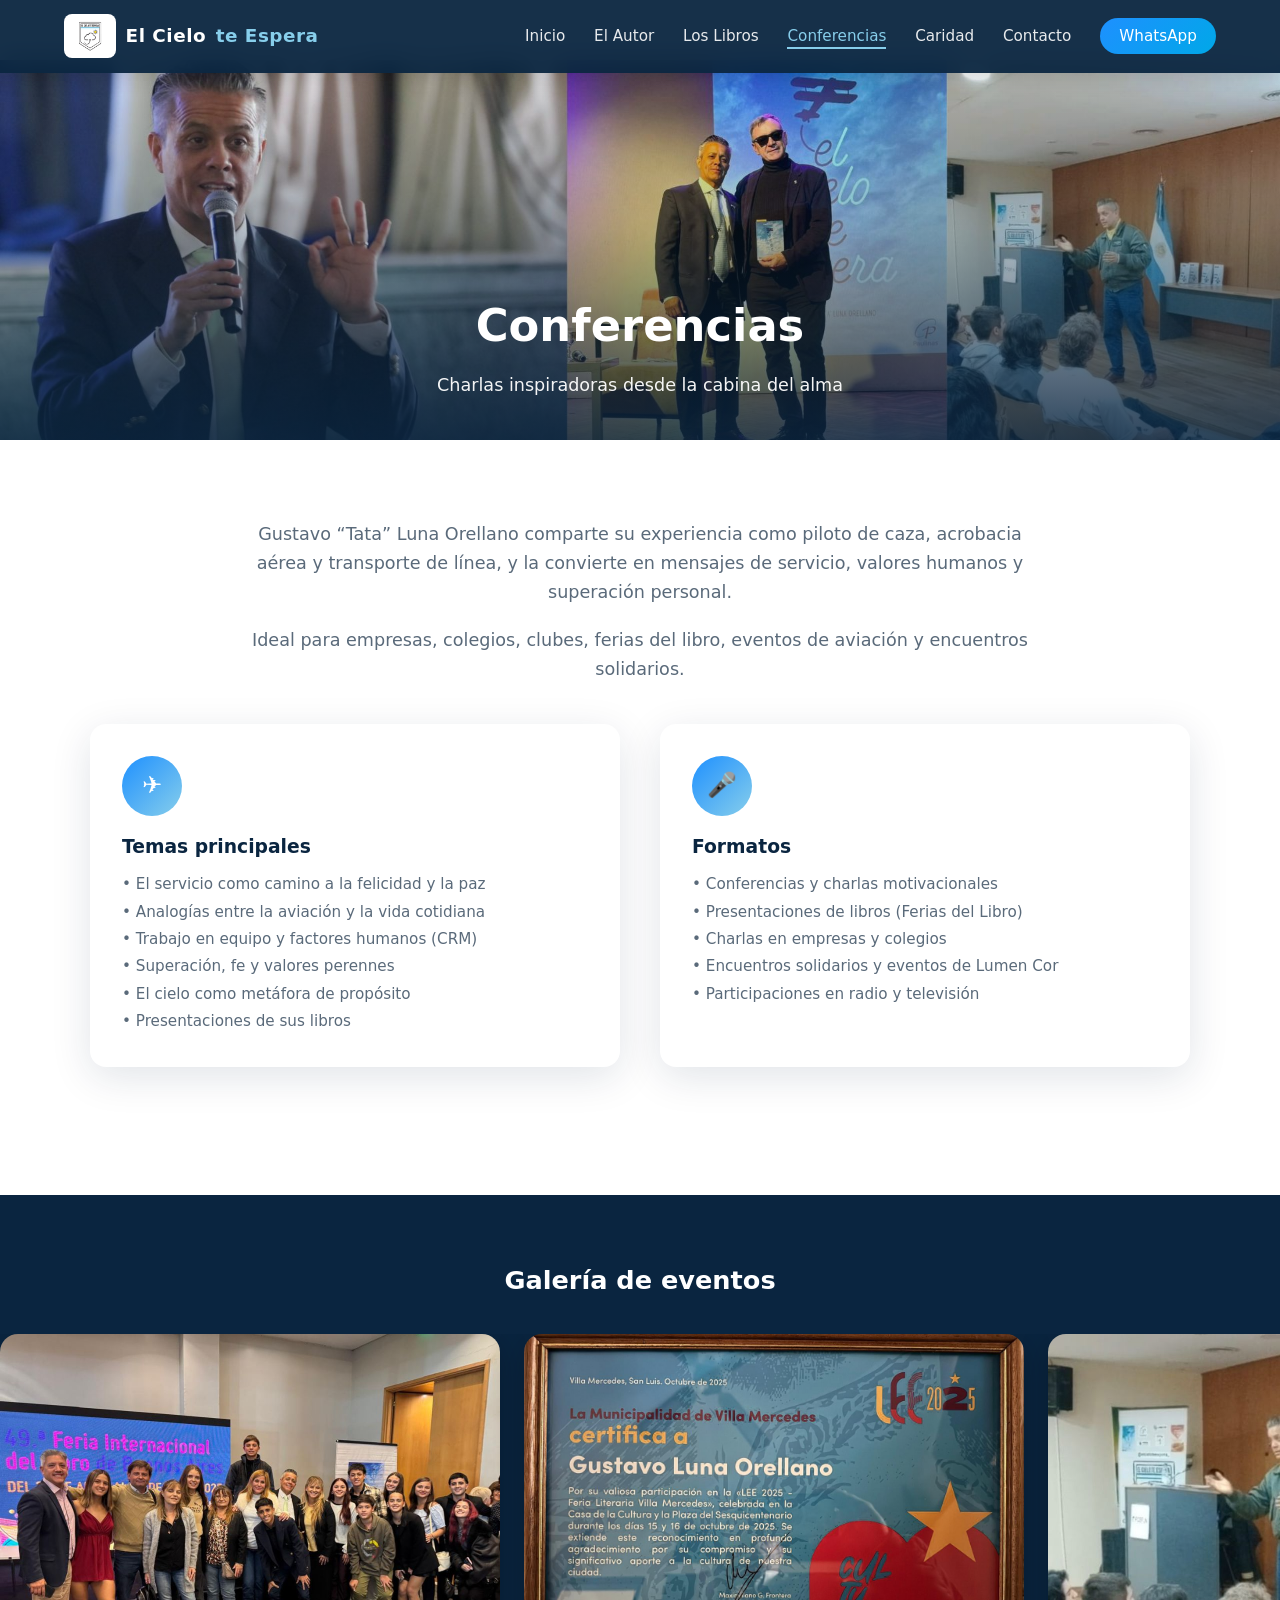
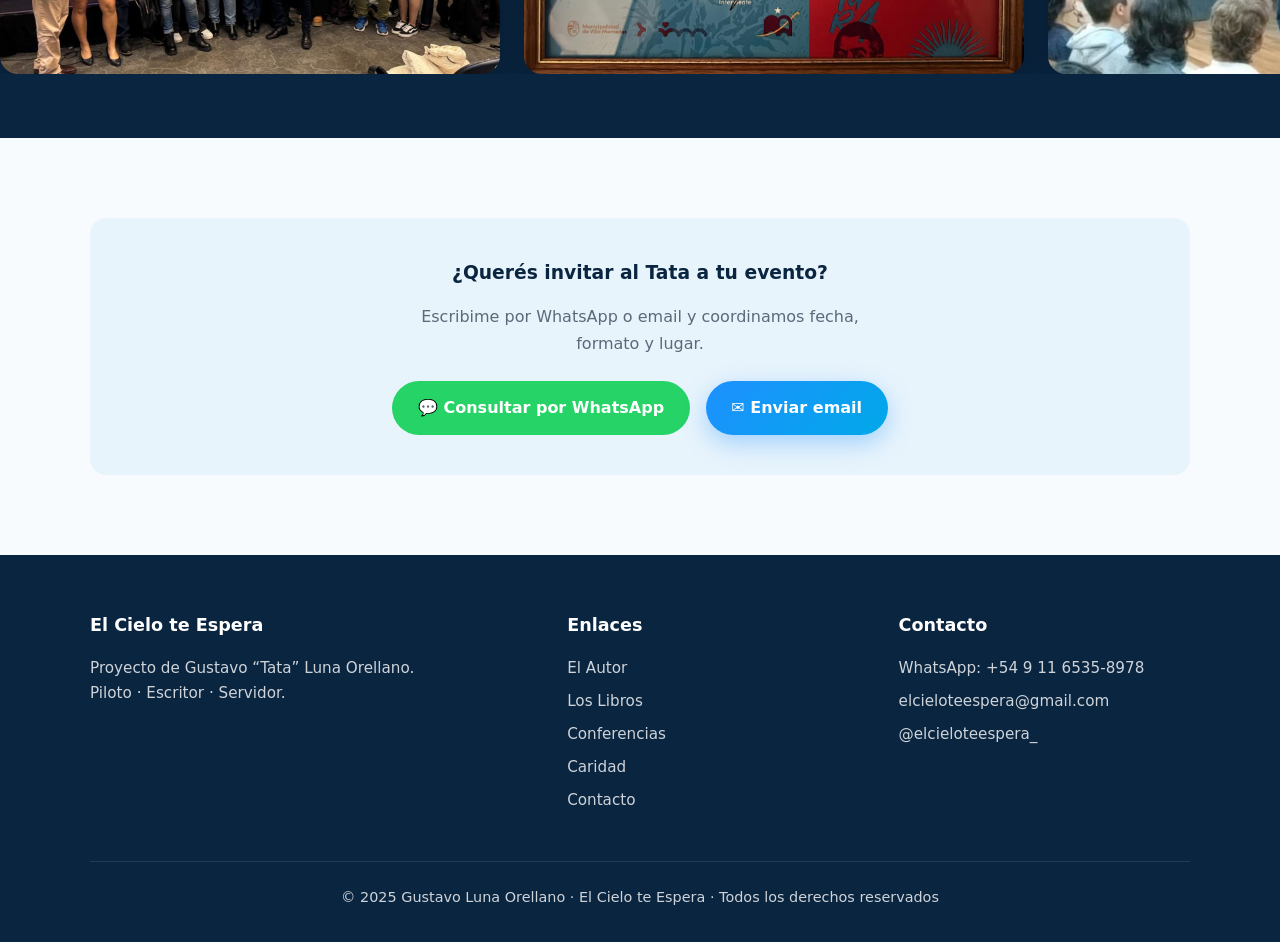
<file: conferencias.html>
<!DOCTYPE html>
<html lang="es">
<head>
  <meta charset="UTF-8">
  <meta name="viewport" content="width=device-width, initial-scale=1.0">
  <meta name="description" content="Conferencias de Gustavo 'Tata' Luna Orellano - Piloto, escritor y conferencista. Charlas sobre aviación, servicio, valores y el cielo.">
  <title>Conferencias | El Cielo te Espera</title>
  <link rel="stylesheet" href="css/style.css">
  <link rel="icon" href="data:image/svg+xml,<svg xmlns='http://www.w3.org/2000/svg' viewBox='0 0 100 100'><text y='.9em' font-size='90'>✈</text></svg>">

  <style>
    /* =========================================
       Galería de eventos - Imágenes más grandes
       ========================================= */
    .conference-gallery .carousel-item {
      width: 500px;
      height: 340px;
      border-radius: 18px;
    }
    .conference-gallery .carousel-item img {
      width: 100%;
      height: 100%;
      object-fit: cover;
      display: block;
    }
    .conference-gallery .carousel-track {
      gap: 1.5rem;
      animation: scrollGallery 35s linear infinite;
    }
    .conference-gallery .carousel-track:hover {
      animation-play-state: paused;
    }
    @keyframes scrollGallery {
      0%   { transform: translateX(0); }
      100% { transform: translateX(calc(-50% - 0.75rem)); }
    }
    @media (max-width: 768px) {
      .conference-gallery .carousel-item {
        width: 300px;
        height: 210px;
      }
      .conference-gallery .carousel-track {
        gap: 1rem;
      }
      @keyframes scrollGallery {
        0%   { transform: translateX(0); }
        100% { transform: translateX(calc(-50% - 0.5rem)); }
      }
    }
  </style>
</head>
<body>

  <header class="header">
    <div class="nav-container">
      <a href="index.html" class="logo">
        <img src="images/logo.png" alt="El Cielo te Espera" class="logo-img">
        El Cielo <span>te Espera</span>
      </a>
      <button class="menu-toggle" aria-label="Menú">☰</button>
      <ul class="nav-links">
        <li><a href="index.html">Inicio</a></li>
        <li><a href="autor.html">El Autor</a></li>
        <li><a href="libros.html">Los Libros</a></li>
        <li><a href="conferencias.html" class="active">Conferencias</a></li>
        <li><a href="caridad.html">Caridad</a></li>
        <li><a href="contacto.html">Contacto</a></li>
        <li><a href="https://wa.me/5491165358978?text=Hola%20Tata,%20quiero%20consultar%20por%20una%20conferencia" class="nav-cta" target="_blank" rel="noopener">WhatsApp</a></li>
      </ul>
    </div>
  </header>

  <!-- BANNER -->
  <section class="conference-banner">
    <img src="images/conferencias-banner.jpg" alt="Conferencias"
         onerror="this.style.display='none'; this.nextElementSibling.style.display='flex';">
    <div class="conference-banner-placeholder" style="display:none;">
      Banner · conferencias-banner.jpg
    </div>
    <div class="conference-banner-overlay">
      <h1>Conferencias</h1>
      <p>Charlas inspiradoras desde la cabina del alma</p>
    </div>
  </section>

  <section class="section section-alt">
    <div class="container">
      <div style="max-width:800px;margin:0 auto;text-align:center;color:var(--text-light);font-size:1.1rem;margin-bottom:2.5rem;">
        <p style="margin-bottom:1.2rem;">
          Gustavo “Tata” Luna Orellano comparte su experiencia como piloto de caza, acrobacia aérea y transporte de línea, 
          y la convierte en mensajes de servicio, valores humanos y superación personal.
        </p>
        <p>
          Ideal para empresas, colegios, clubes, ferias del libro, eventos de aviación y encuentros solidarios.
        </p>
      </div>

      <div class="books-grid" style="margin-bottom:3rem;">
        <div class="contact-card" style="text-align:left;">
          <div class="icon" style="margin:0 0 1rem 0;">✈</div>
          <h3>Temas principales</h3>
          <ul style="list-style:none;color:var(--text-light);font-size:0.95rem;line-height:1.8;">
            <li>• El servicio como camino a la felicidad y la paz</li>
            <li>• Analogías entre la aviación y la vida cotidiana</li>
            <li>• Trabajo en equipo y factores humanos (CRM)</li>
            <li>• Superación, fe y valores perennes</li>
            <li>• El cielo como metáfora de propósito</li>
            <li>• Presentaciones de sus libros</li>
          </ul>
        </div>
        <div class="contact-card" style="text-align:left;">
          <div class="icon" style="margin:0 0 1rem 0;">🎤</div>
          <h3>Formatos</h3>
          <ul style="list-style:none;color:var(--text-light);font-size:0.95rem;line-height:1.8;">
            <li>• Conferencias y charlas motivacionales</li>
            <li>• Presentaciones de libros (Ferias del Libro)</li>
            <li>• Charlas en empresas y colegios</li>
            <li>• Encuentros solidarios y eventos de Lumen Cor</li>
            <li>• Participaciones en radio y televisión</li>
          </ul>
        </div>
      </div>
    </div>
  </section>

  <!-- CARRUSEL HORIZONTAL 6 IMÁGENES (MÁS GRANDES) -->
  <section class="carousel-section conference-gallery">
    <h2 class="carousel-title">Galería de eventos</h2>
    <div class="carousel-wrapper">
      <div class="carousel-track">
        <div class="carousel-item"><img src="images/conf-h1.jpg" alt="Conferencia 1"></div>
        <div class="carousel-item"><img src="images/conf-h2.jpg" alt="Conferencia 2"></div>
        <div class="carousel-item"><img src="images/conf-h3.jpg" alt="Conferencia 3"></div>
        <div class="carousel-item"><img src="images/conf-h4.jpg" alt="Conferencia 4"></div>
        <div class="carousel-item"><img src="images/conf-h5.jpg" alt="Conferencia 5"></div>
        <div class="carousel-item"><img src="images/conf-h6.jpg" alt="Conferencia 6"></div>
        <!-- Duplicados para loop -->
        <div class="carousel-item"><img src="images/conf-h1.jpg" alt="Conferencia 1"></div>
        <div class="carousel-item"><img src="images/conf-h2.jpg" alt="Conferencia 2"></div>
        <div class="carousel-item"><img src="images/conf-h3.jpg" alt="Conferencia 3"></div>
        <div class="carousel-item"><img src="images/conf-h4.jpg" alt="Conferencia 4"></div>
        <div class="carousel-item"><img src="images/conf-h5.jpg" alt="Conferencia 5"></div>
        <div class="carousel-item"><img src="images/conf-h6.jpg" alt="Conferencia 6"></div>
      </div>
    </div>
  </section>

  <section class="section">
    <div class="container">
      <div style="background:var(--pale-sky);border-radius:var(--radius);padding:2.5rem;text-align:center;">
        <h3 style="color:var(--navy);margin-bottom:1rem;">¿Querés invitar al Tata a tu evento?</h3>
        <p style="color:var(--text-light);margin-bottom:1.5rem;max-width:500px;margin-left:auto;margin-right:auto;">
          Escribime por WhatsApp o email y coordinamos fecha, formato y lugar.
        </p>
        <div class="hero-buttons" style="justify-content:center;">
          <a href="https://wa.me/5491165358978?text=Hola%20Tata,%20quiero%20consultar%20por%20una%20conferencia%20o%20charla" 
             class="btn btn-whatsapp" target="_blank" rel="noopener">
            💬 Consultar por WhatsApp
          </a>
          <a href="mailto:elcieloteespera@gmail.com?subject=Consulta%20por%20conferencia" class="btn btn-primary">
            ✉ Enviar email
          </a>
        </div>
      </div>
    </div>
  </section>

  <footer class="footer">
    <div class="footer-content">
      <div>
        <h4>El Cielo te Espera</h4>
        <p>Proyecto de Gustavo “Tata” Luna Orellano.<br>Piloto · Escritor · Servidor.</p>
      </div>
      <div>
        <h4>Enlaces</h4>
        <a href="autor.html">El Autor</a>
        <a href="libros.html">Los Libros</a>
        <a href="conferencias.html">Conferencias</a>
        <a href="caridad.html">Caridad</a>
        <a href="contacto.html">Contacto</a>
      </div>
      <div>
        <h4>Contacto</h4>
        <a href="https://wa.me/5491165358978" target="_blank" rel="noopener">WhatsApp: +54 9 11 6535-8978</a>
        <a href="mailto:elcieloteespera@gmail.com">elcieloteespera@gmail.com</a>
        <a href="https://instagram.com/elcieloteespera_" target="_blank" rel="noopener">@elcieloteespera_</a>
      </div>
    </div>
    <div class="footer-bottom">
      © 2025 Gustavo Luna Orellano · El Cielo te Espera · Todos los derechos reservados
    </div>
  </footer>

  <script src="js/main.js"></script>
</body>
</html>
</file>
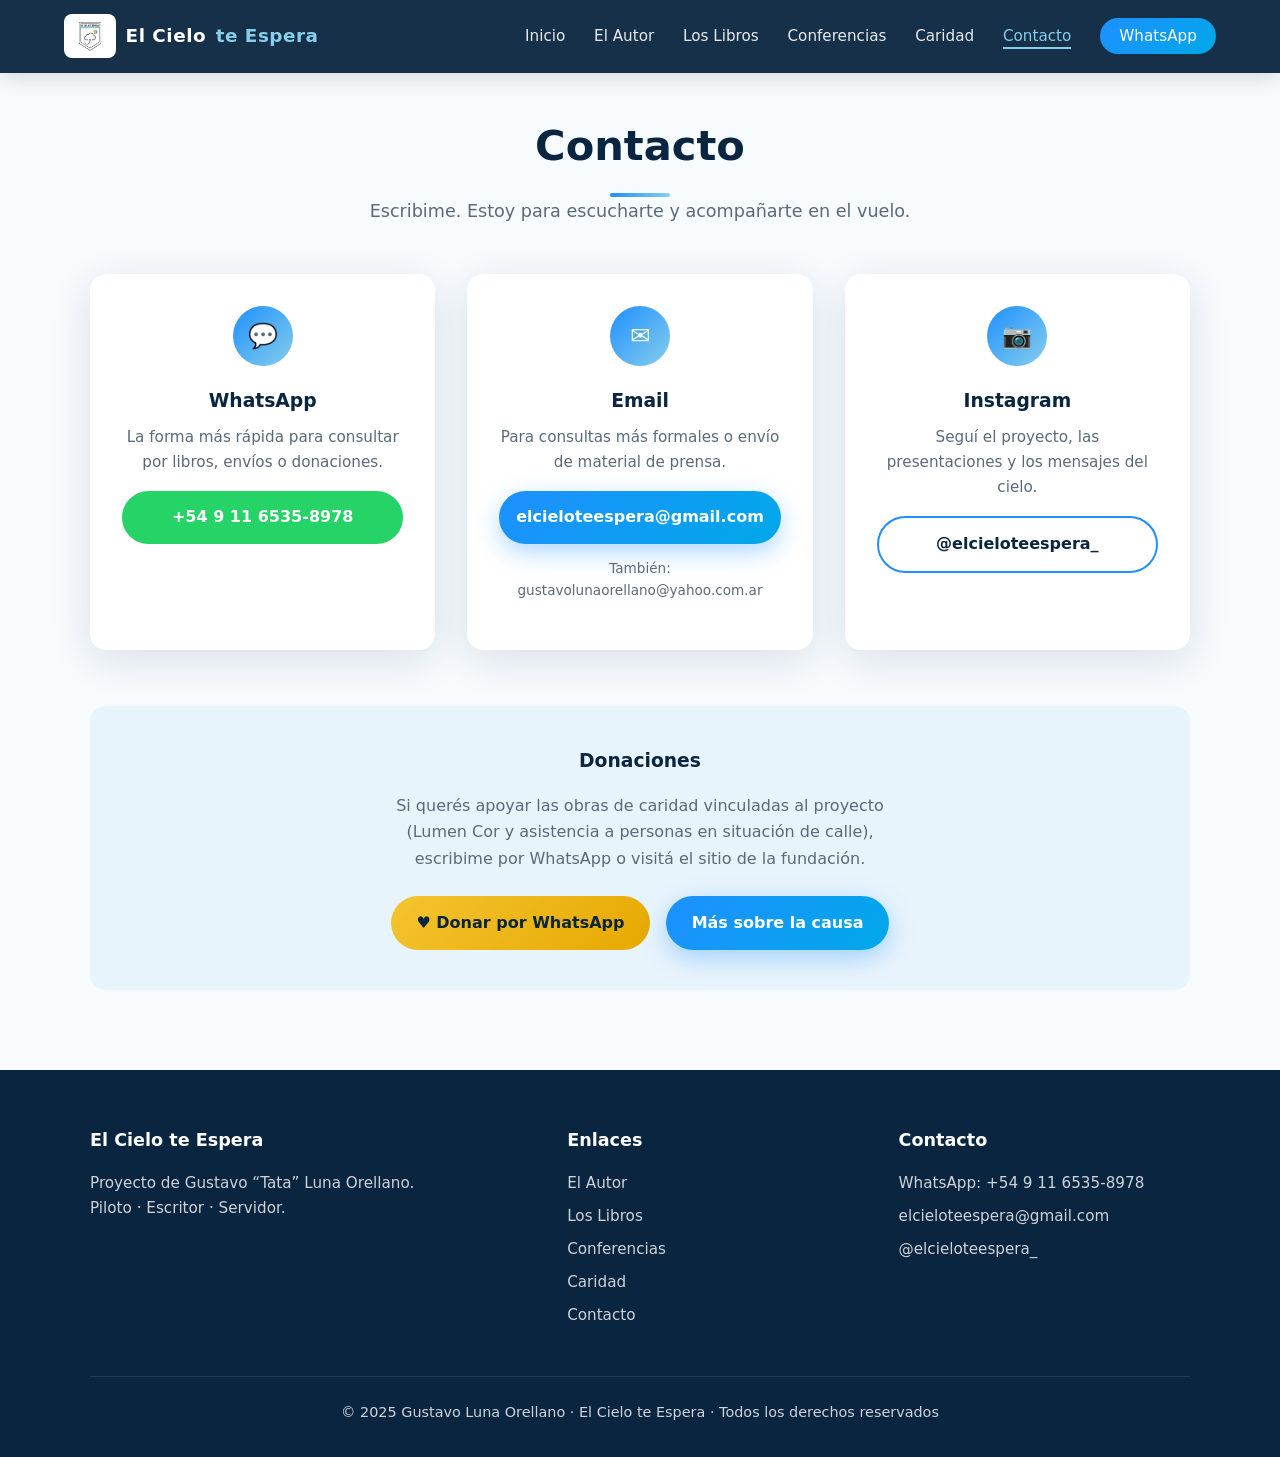
<file: contacto.html>
<!DOCTYPE html>
<html lang="es">
<head>
  <meta charset="UTF-8">
  <meta name="viewport" content="width=device-width, initial-scale=1.0">
  <meta name="description" content="Contactá a Gustavo 'Tata' Luna Orellano por WhatsApp, email o Instagram. Consultas por libros y donaciones.">
  <title>Contacto | El Cielo te Espera</title>
  <link rel="stylesheet" href="css/style.css">
  <link rel="icon" href="data:image/svg+xml,<svg xmlns='http://www.w3.org/2000/svg' viewBox='0 0 100 100'><text y='.9em' font-size='90'>✈</text></svg>">
</head>
<body>

  <header class="header">
    <div class="nav-container">
      <a href="index.html" class="logo">
        <img src="images/logo.png" alt="El Cielo te Espera" class="logo-img">
        El Cielo <span>te Espera</span>
      </a>
      <button class="menu-toggle" aria-label="Menú">☰</button>
                  <ul class="nav-links">
        <li><a href="index.html">Inicio</a></li>
        <li><a href="autor.html">El Autor</a></li>
        <li><a href="libros.html">Los Libros</a></li>
        <li><a href="conferencias.html">Conferencias</a></li>
        <li><a href="caridad.html">Caridad</a></li>
        <li><a href="contacto.html" class="active">Contacto</a></li>
        <li><a href="https://wa.me/5491165358978?text=Hola%20Tata,%20quiero%20conocer%20más%20sobre%20el%20proyecto" class="nav-cta" target="_blank" rel="noopener">WhatsApp</a></li>
      </ul>
    </div>
  </header>

  <section class="section" style="padding-top:7rem;">
    <div class="container">
      <div class="section-title">
        <h2>Contacto</h2>
        <div class="underline"></div>
        <p>Escribime. Estoy para escucharte y acompañarte en el vuelo.</p>
      </div>

      <div class="contact-grid">
        <div class="contact-card">
          <div class="icon">💬</div>
          <h3>WhatsApp</h3>
          <p>La forma más rápida para consultar por libros, envíos o donaciones.</p>
          <a href="https://wa.me/5491165358978?text=Hola%20Tata,%20quiero%20consultar%20por%20los%20libros" 
             class="btn btn-whatsapp" target="_blank" rel="noopener" style="width:100%;justify-content:center;">
            +54 9 11 6535-8978
          </a>
        </div>

        <div class="contact-card">
          <div class="icon">✉</div>
          <h3>Email</h3>
          <p>Para consultas más formales o envío de material de prensa.</p>
          <a href="mailto:elcieloteespera@gmail.com" class="btn btn-primary" style="width:100%;justify-content:center;">
            elcieloteespera@gmail.com
          </a>
          <p style="margin-top:0.8rem;font-size:0.85rem;">
            También: gustavolunaorellano@yahoo.com.ar
          </p>
        </div>

        <div class="contact-card">
          <div class="icon">📷</div>
          <h3>Instagram</h3>
          <p>Seguí el proyecto, las presentaciones y los mensajes del cielo.</p>
          <a href="https://instagram.com/elcieloteespera_" target="_blank" rel="noopener" 
             class="btn btn-secondary" style="width:100%;justify-content:center;color:var(--navy);border-color:var(--sky);">
            @elcieloteespera_
          </a>
        </div>
      </div>

      <div style="margin-top:3.5rem;text-align:center;padding:2.5rem;background:var(--pale-sky);border-radius:var(--radius);">
        <h3 style="color:var(--navy);margin-bottom:1rem;">Donaciones</h3>
        <p style="color:var(--text-light);max-width:500px;margin:0 auto 1.5rem;">
          Si querés apoyar las obras de caridad vinculadas al proyecto (Lumen Cor y asistencia a personas en situación de calle), 
          escribime por WhatsApp o visitá el sitio de la fundación.
        </p>
        <div class="hero-buttons" style="justify-content:center;">
          <a href="https://wa.me/5491165358978?text=Hola%20Tata,%20quiero%20hacer%20una%20donación" 
             class="btn btn-donate" target="_blank" rel="noopener">
            ♥ Donar por WhatsApp
          </a>
          <a href="caridad.html" class="btn btn-primary">Más sobre la causa</a>
        </div>
      </div>
    </div>
  </section>

  <footer class="footer">
    <div class="footer-content">
      <div>
        <h4>El Cielo te Espera</h4>
        <p>Proyecto de Gustavo “Tata” Luna Orellano.<br>Piloto · Escritor · Servidor.</p>
      </div>
      <div>
        <h4>Enlaces</h4>
                <a href="autor.html">El Autor</a>
        <a href="libros.html">Los Libros</a>
        <a href="conferencias.html">Conferencias</a>
        <a href="caridad.html">Caridad</a>
        <a href="contacto.html">Contacto</a>
</div>
      <div>
        <h4>Contacto</h4>
        <a href="https://wa.me/5491165358978" target="_blank" rel="noopener">WhatsApp: +54 9 11 6535-8978</a>
        <a href="mailto:elcieloteespera@gmail.com">elcieloteespera@gmail.com</a>
        <a href="https://instagram.com/elcieloteespera_" target="_blank" rel="noopener">@elcieloteespera_</a>
      </div>
    </div>
    <div class="footer-bottom">
      © 2025 Gustavo Luna Orellano · El Cielo te Espera · Todos los derechos reservados
    </div>
  </footer>

  <script src="js/main.js"></script>
</body>
</html>
</file>
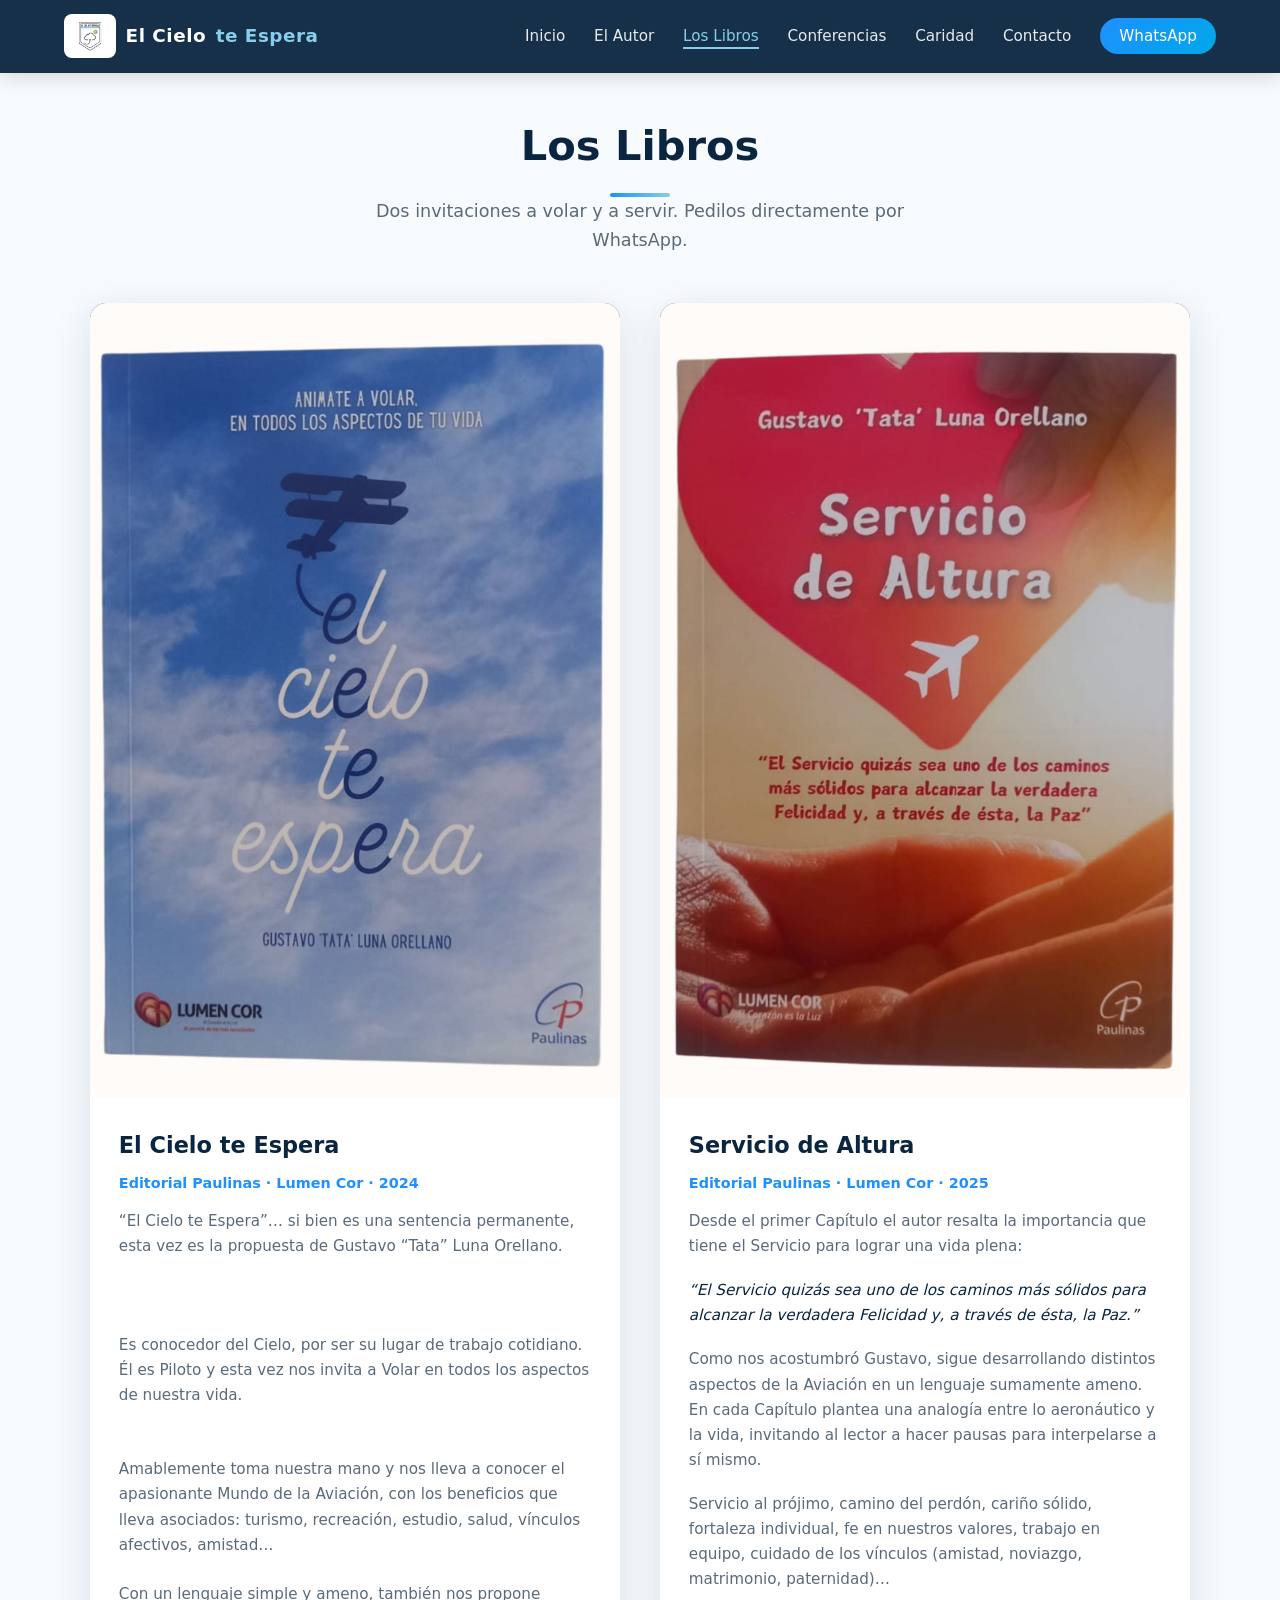
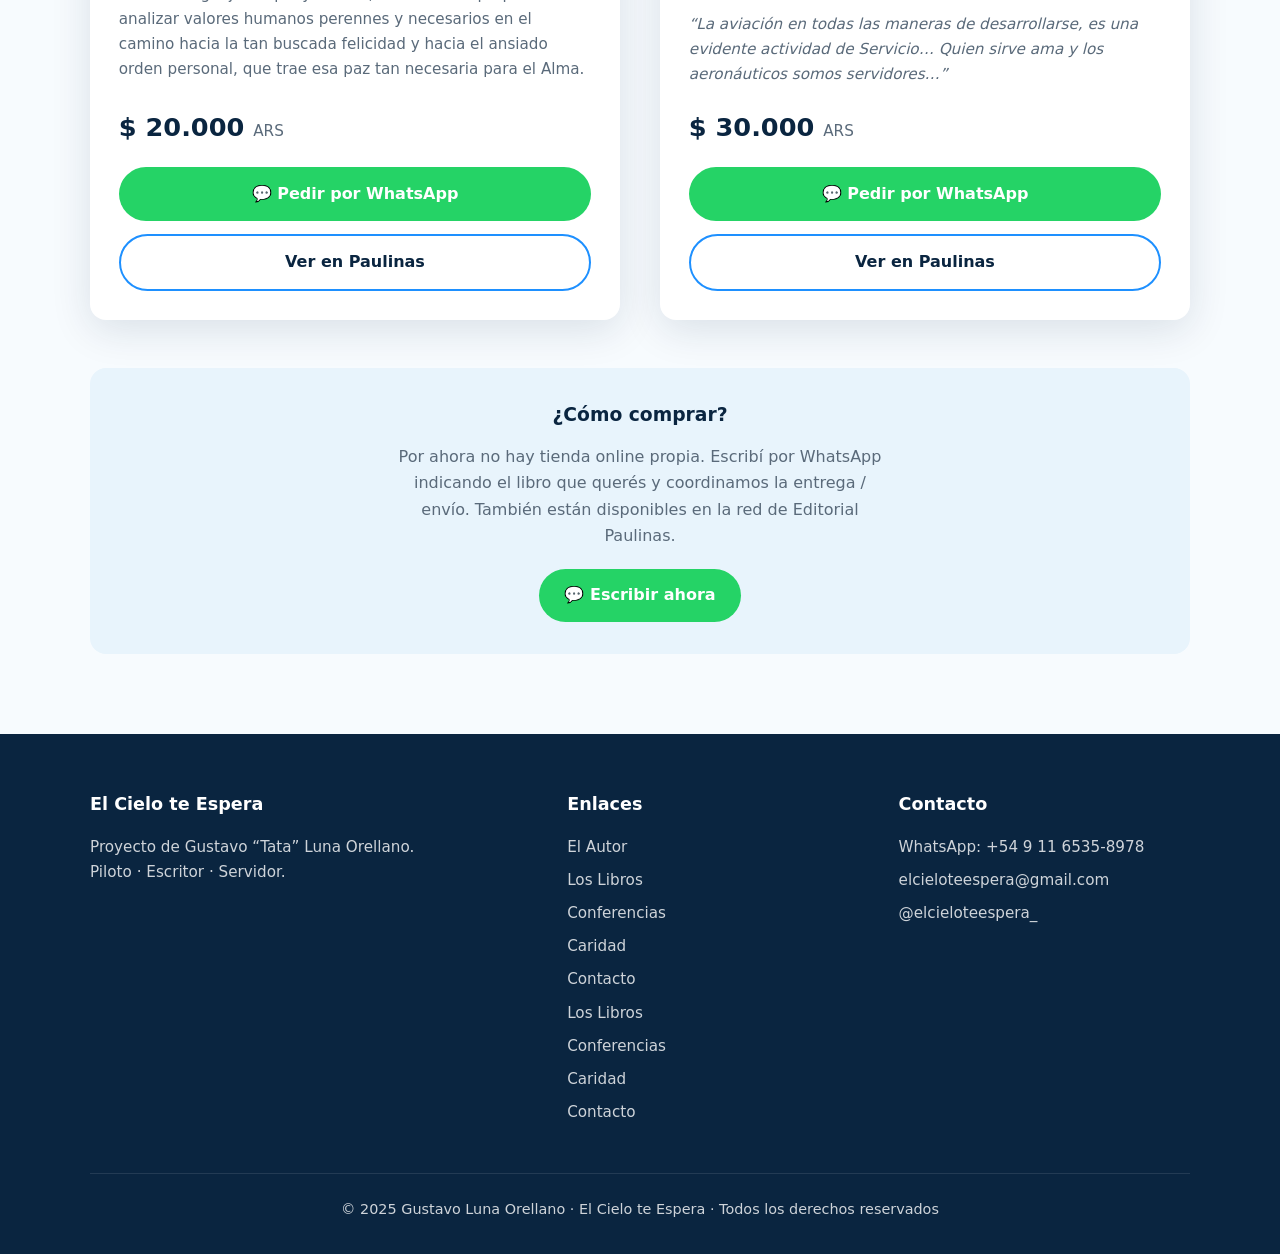
<file: libros.html>
<!DOCTYPE html>
<html lang="es">
<head>
  <meta charset="UTF-8">
  <meta name="viewport" content="width=device-width, initial-scale=1.0">
  <meta name="description" content="Comprá los libros de Gustavo 'Tata' Luna Orellano: El Cielo te Espera ($20.000) y Servicio de Altura ($30.000). Parte de lo recaudado va a caridad.">
  <title>Los Libros | El Cielo te Espera</title>
  <link rel="stylesheet" href="css/style.css">
  <link rel="icon" href="data:image/svg+xml,<svg xmlns='http://www.w3.org/2000/svg' viewBox='0 0 100 100'><text y='.9em' font-size='90'>✈</text></svg>">

  <style>
    /* Estilo para las imágenes de portada de los libros */
    .book-cover img {
      width: 100%;
      height: 100%;
      object-fit: cover;
      display: block;
    }
  </style>
</head>
<body>

  <header class="header">
    <div class="nav-container">
      <a href="index.html" class="logo">
        <img src="images/logo.png" alt="El Cielo te Espera" class="logo-img">
        El Cielo <span>te Espera</span>
      </a>
      <button class="menu-toggle" aria-label="Menú">☰</button>
            <ul class="nav-links">
        <li><a href="index.html">Inicio</a></li>
        <li><a href="autor.html">El Autor</a></li>
        <li><a href="libros.html" class="active">Los Libros</a></li>
        <li><a href="conferencias.html">Conferencias</a></li>
        <li><a href="caridad.html">Caridad</a></li>
        <li><a href="contacto.html">Contacto</a></li>
        <li><a href="https://wa.me/5491165358978?text=Hola%20Tata,%20quiero%20consultar%20por%20los%20libros" class="nav-cta" target="_blank" rel="noopener">WhatsApp</a></li>
      </ul>
    </div>
  </header>

  <section class="section" style="padding-top:7rem;">
    <div class="container">
      <div class="section-title">
        <h2>Los Libros</h2>
        <div class="underline"></div>
        <p>Dos invitaciones a volar y a servir. Pedilos directamente por WhatsApp.</p>
      </div>

      <div class="books-grid">
        <!-- Libro 1 -->
        <article class="book-card">
          <div class="book-cover">
            <img src="images/portada-cielo.jpg" alt="Portada del libro El Cielo te Espera">
          </div>
          <div class="book-body">
            <h3>El Cielo te Espera</h3>
            <div class="year">Editorial Paulinas · Lumen Cor · 2024</div>
            <p>
              “El Cielo te Espera”… si bien es una sentencia permanente, esta vez es la propuesta de Gustavo “Tata” Luna Orellano.
            </p>
            <p>
              Es conocedor del Cielo, por ser su lugar de trabajo cotidiano. Él es Piloto y esta vez nos invita a Volar en todos los aspectos de nuestra vida.
            </p>
            <p>
              Amablemente toma nuestra mano y nos lleva a conocer el apasionante Mundo de la Aviación, con los beneficios que lleva asociados: turismo, recreación, estudio, salud, vínculos afectivos, amistad…
            </p>
            <p>
              Con un lenguaje simple y ameno, también nos propone analizar valores humanos perennes y necesarios en el camino hacia la tan buscada felicidad y hacia el ansiado orden personal, que trae esa paz tan necesaria para el Alma.
            </p>
            <div class="book-price">$ 20.000 <span>ARS</span></div>
            <a href="https://wa.me/5491165358978?text=Hola%20Tata,%20quiero%20comprar%20%22El%20Cielo%20te%20Espera%22%20por%20%2420.000" 
               class="btn btn-whatsapp" target="_blank" rel="noopener" style="width:100%;justify-content:center;margin-bottom:0.8rem;">
              💬 Pedir por WhatsApp
            </a>
            <a href="https://libreriapaulinas.org/" target="_blank" rel="noopener" class="btn btn-secondary" style="width:100%;justify-content:center;color:var(--navy);border-color:var(--sky);">
              Ver en Paulinas
            </a>
          </div>
        </article>

        <!-- Libro 2 -->
        <article class="book-card">
          <div class="book-cover">
            <img src="images/portada-servicio.jpg" alt="Portada del libro Servicio de Altura">
          </div>
          <div class="book-body">
            <h3>Servicio de Altura</h3>
            <div class="year">Editorial Paulinas · Lumen Cor · 2025</div>
            <p>
              Desde el primer Capítulo el autor resalta la importancia que tiene el Servicio para lograr una vida plena:
            </p>
            <p style="font-style:italic;color:var(--navy);">
              “El Servicio quizás sea uno de los caminos más sólidos para alcanzar la verdadera Felicidad y, a través de ésta, la Paz.”
            </p>
            <p>
              Como nos acostumbró Gustavo, sigue desarrollando distintos aspectos de la Aviación en un lenguaje sumamente ameno. 
              En cada Capítulo plantea una analogía entre lo aeronáutico y la vida, invitando al lector a hacer pausas para interpelarse a sí mismo.
            </p>
            <p>
              Servicio al prójimo, camino del perdón, cariño sólido, fortaleza individual, fe en nuestros valores, 
              trabajo en equipo, cuidado de los vínculos (amistad, noviazgo, matrimonio, paternidad)…
            </p>
            <p style="font-style:italic;font-size:0.95rem;">
              “La aviación en todas las maneras de desarrollarse, es una evidente actividad de Servicio… Quien sirve ama y los aeronáuticos somos servidores…”
            </p>
            <div class="book-price">$ 30.000 <span>ARS</span></div>
            <a href="https://wa.me/5491165358978?text=Hola%20Tata,%20quiero%20comprar%20%22Servicio%20de%20Altura%22%20por%20%2430.000" 
               class="btn btn-whatsapp" target="_blank" rel="noopener" style="width:100%;justify-content:center;margin-bottom:0.8rem;">
              💬 Pedir por WhatsApp
            </a>
            <a href="https://libreriapaulinas.org/" target="_blank" rel="noopener" class="btn btn-secondary" style="width:100%;justify-content:center;color:var(--navy);border-color:var(--sky);">
              Ver en Paulinas
            </a>
          </div>
        </article>
      </div>

      <div style="margin-top:3rem;padding:2rem;background:var(--pale-sky);border-radius:var(--radius);text-align:center;">
        <h3 style="color:var(--navy);margin-bottom:0.8rem;">¿Cómo comprar?</h3>
        <p style="color:var(--text-light);margin-bottom:1.2rem;max-width:500px;margin-left:auto;margin-right:auto;">
          Por ahora no hay tienda online propia. Escribí por WhatsApp indicando el libro que querés 
          y coordinamos la entrega / envío. También están disponibles en la red de Editorial Paulinas.
        </p>
        <a href="https://wa.me/5491165358978?text=Hola%20Tata,%20quiero%20consultar%20por%20los%20libros" 
           class="btn btn-whatsapp" target="_blank" rel="noopener">
          💬 Escribir ahora
        </a>
      </div>
    </div>
  </section>

  <footer class="footer">
    <div class="footer-content">
      <div>
        <h4>El Cielo te Espera</h4>
        <p>Proyecto de Gustavo “Tata” Luna Orellano.<br>Piloto · Escritor · Servidor.</p>
      </div>
      <div>
        <h4>Enlaces</h4>
                <a href="autor.html">El Autor</a>
        <a href="libros.html">Los Libros</a>
        <a href="conferencias.html">Conferencias</a>
        <a href="caridad.html">Caridad</a>
        <a href="contacto.html">Contacto</a>
        <a href="libros.html" class="active">Los Libros</a>
        <a href="conferencias.html">Conferencias</a>
        <a href="caridad.html">Caridad</a>
        <a href="contacto.html">Contacto</a>
      </div>
      <div>
        <h4>Contacto</h4>
        <a href="https://wa.me/5491165358978" target="_blank" rel="noopener">WhatsApp: +54 9 11 6535-8978</a>
        <a href="mailto:elcieloteespera@gmail.com">elcieloteespera@gmail.com</a>
        <a href="https://instagram.com/elcieloteespera_" target="_blank" rel="noopener">@elcieloteespera_</a>
      </div>
    </div>
    <div class="footer-bottom">
      © 2025 Gustavo Luna Orellano · El Cielo te Espera · Todos los derechos reservados
    </div>
  </footer>

  <script src="js/main.js"></script>
</body>
</html>
</file>
<file: css/style.css>
/* ============================================
   El Cielo te Espera - Gustavo "Tata" Luna Orellano
   Gama de azules inspiradora + diseño limpio
   ============================================ */

:root {
  --navy: #0A2540;
  --deep-blue: #0D3B66;
  --sky: #1E90FF;
  --light-sky: #87CEEB;
  --pale-sky: #E8F4FC;
  --white: #FFFFFF;
  --off-white: #F7FBFE;
  --text: #1A2A3A;
  --text-light: #5A6A7A;
  --accent: #00A8E8;
  --gold: #F4C430;
  --shadow: 0 10px 40px rgba(10, 37, 64, 0.12);
  --radius: 16px;
  --transition: all 0.35s ease;
}

* {
  margin: 0;
  padding: 0;
  box-sizing: border-box;
}

html {
  scroll-behavior: smooth;
}

body {
  font-family: 'Segoe UI', system-ui, -apple-system, BlinkMacSystemFont, sans-serif;
  color: var(--text);
  background: var(--off-white);
  line-height: 1.65;
  overflow-x: hidden;
}

img {
  max-width: 100%;
  height: auto;
  display: block;
}

a {
  text-decoration: none;
  color: inherit;
  transition: var(--transition);
}

/* ========== HEADER / NAV ========== */
.header {
  position: fixed;
  top: 0;
  left: 0;
  width: 100%;
  z-index: 1000;
  background: rgba(10, 37, 64, 0.95);
  backdrop-filter: blur(12px);
  box-shadow: 0 4px 20px rgba(0,0,0,0.15);
  transition: var(--transition);
}

.header.scrolled {
  background: rgba(10, 37, 64, 0.98);
}

.nav-container {
  max-width: 1200px;
  margin: 0 auto;
  padding: 0.9rem 1.5rem;
  display: flex;
  align-items: center;
  justify-content: space-between;
}

.logo {
  display: flex;
  align-items: center;
  gap: 0.6rem;
  color: var(--white);
  font-weight: 700;
  font-size: 1.15rem;
  letter-spacing: 0.5px;
}

.logo span {
  color: var(--light-sky);
}

.logo-img {
  height: 44px;
  width: auto;
  max-width: 140px;
  border-radius: 8px;
  object-fit: contain;
  background: #ffffff;
  padding: 4px 8px;
}

.logo-icon {
  width: 36px;
  height: 36px;
  background: linear-gradient(135deg, var(--sky), var(--light-sky));
  border-radius: 50%;
  display: flex;
  align-items: center;
  justify-content: center;
  font-size: 1.1rem;
}

.nav-links {
  display: flex;
  gap: 1.8rem;
  list-style: none;
}

.nav-links a {
  color: rgba(255,255,255,0.9);
  font-weight: 500;
  font-size: 0.95rem;
  position: relative;
}

.nav-links a:hover,
.nav-links a.active {
  color: var(--light-sky);
}

.nav-links a::after {
  content: '';
  position: absolute;
  bottom: -4px;
  left: 0;
  width: 0;
  height: 2px;
  background: var(--light-sky);
  transition: var(--transition);
}

.nav-links a:hover::after,
.nav-links a.active::after {
  width: 100%;
}

.nav-cta {
  background: linear-gradient(135deg, var(--sky), var(--accent));
  color: white !important;
  padding: 0.55rem 1.2rem;
  border-radius: 50px;
  font-weight: 600;
  font-size: 0.9rem;
}

.nav-cta:hover {
  transform: translateY(-2px);
  box-shadow: 0 6px 20px rgba(30, 144, 255, 0.4);
}

.nav-cta::after { display: none !important; }

.menu-toggle {
  display: none;
  background: none;
  border: none;
  color: white;
  font-size: 1.6rem;
  cursor: pointer;
}

/* ========== HERO ========== */
.hero {
  min-height: 100vh;
  background: linear-gradient(160deg, var(--navy) 0%, var(--deep-blue) 45%, #0A4A7A 100%);
  color: white;
  display: flex;
  align-items: center;
  position: relative;
  overflow: hidden;
  padding: 6rem 1.5rem 4rem;
}

.hero::before {
  content: '';
  position: absolute;
  top: -20%;
  right: -10%;
  width: 600px;
  height: 600px;
  background: radial-gradient(circle, rgba(135,206,235,0.15) 0%, transparent 70%);
  border-radius: 50%;
}

.hero::after {
  content: '';
  position: absolute;
  bottom: -30%;
  left: -15%;
  width: 500px;
  height: 500px;
  background: radial-gradient(circle, rgba(30,144,255,0.12) 0%, transparent 70%);
  border-radius: 50%;
}

.hero-content {
  max-width: 1200px;
  margin: 0 auto;
  display: grid;
  grid-template-columns: 1.1fr 0.9fr;
  gap: 3rem;
  align-items: center;
  position: relative;
  z-index: 2;
}

.hero-text h1 {
  font-size: clamp(2.4rem, 5vw, 3.6rem);
  font-weight: 800;
  line-height: 1.15;
  margin-bottom: 1rem;
  letter-spacing: -0.5px;
}

.hero-text h1 span {
  color: var(--light-sky);
  display: block;
}

.hero-subtitle {
  font-size: 1.25rem;
  opacity: 0.9;
  margin-bottom: 1.5rem;
  font-weight: 400;
}

.hero-quote {
  font-style: italic;
  font-size: 1.05rem;
  opacity: 0.85;
  border-left: 3px solid var(--light-sky);
  padding-left: 1rem;
  margin-bottom: 2rem;
  max-width: 480px;
}

.hero-buttons {
  display: flex;
  flex-wrap: wrap;
  gap: 1rem;
}

.btn {
  display: inline-flex;
  align-items: center;
  gap: 0.5rem;
  padding: 0.85rem 1.6rem;
  border-radius: 50px;
  font-weight: 600;
  font-size: 1rem;
  transition: var(--transition);
  border: none;
  cursor: pointer;
}

.btn-primary {
  background: linear-gradient(135deg, var(--sky), var(--accent));
  color: white;
  box-shadow: 0 8px 25px rgba(30, 144, 255, 0.35);
}

.btn-primary:hover {
  transform: translateY(-3px);
  box-shadow: 0 12px 30px rgba(30, 144, 255, 0.45);
}

.btn-secondary {
  background: transparent;
  color: white;
  border: 2px solid rgba(255,255,255,0.5);
}

.btn-secondary:hover {
  background: rgba(255,255,255,0.1);
  border-color: white;
}

.btn-whatsapp {
  background: #25D366;
  color: white;
}

.btn-whatsapp:hover {
  background: #1ebe57;
  transform: translateY(-3px);
}

.btn-donate {
  background: linear-gradient(135deg, #F4C430, #E6A800);
  color: var(--navy);
}

.btn-donate:hover {
  transform: translateY(-3px);
  box-shadow: 0 8px 25px rgba(244, 196, 48, 0.4);
}

.hero-visual {
  display: flex;
  justify-content: center;
  position: relative;
}

.hero-photo {
  width: 320px;
  height: 320px;
  border-radius: 50%;
  object-fit: cover;
  border: 6px solid rgba(135, 206, 235, 0.4);
  box-shadow: 0 20px 60px rgba(0,0,0,0.3);
  background: linear-gradient(135deg, var(--deep-blue), var(--sky));
}

.hero-logo {
  width: min(380px, 90%);
  max-width: 380px;
  height: auto;
  min-height: 200px;
  border-radius: 20px;
  object-fit: contain;
  border: none;
  box-shadow: 0 20px 60px rgba(0,0,0,0.35);
  background: #ffffff;
  padding: 1.5rem 2rem;
  display: block;
}

.hero-badge {
  position: absolute;
  bottom: 20px;
  right: 10%;
  background: white;
  color: var(--navy);
  padding: 0.7rem 1.2rem;
  border-radius: 50px;
  font-weight: 700;
  font-size: 0.9rem;
  box-shadow: var(--shadow);
}

/* ========== SECTIONS COMMON ========== */
.section {
  padding: 5rem 1.5rem;
}

.section-alt {
  background: white;
}

.container {
  max-width: 1100px;
  margin: 0 auto;
}

.section-title {
  text-align: center;
  margin-bottom: 3rem;
}

.section-title h2 {
  font-size: clamp(1.9rem, 4vw, 2.6rem);
  color: var(--navy);
  font-weight: 800;
  margin-bottom: 0.6rem;
}

.section-title p {
  color: var(--text-light);
  font-size: 1.1rem;
  max-width: 600px;
  margin: 0 auto;
}

.section-title .underline {
  width: 60px;
  height: 4px;
  background: linear-gradient(90deg, var(--sky), var(--light-sky));
  margin: 0.8rem auto 0;
  border-radius: 2px;
}

/* ========== CAROUSEL ========== */
.carousel-section {
  background: var(--navy);
  padding: 4rem 0;
  overflow: hidden;
}

.carousel-title {
  text-align: center;
  color: white;
  margin-bottom: 2rem;
  font-size: 1.6rem;
  font-weight: 700;
}

.carousel-wrapper {
  position: relative;
  max-width: 100%;
  overflow: hidden;
}

.carousel-track {
  display: flex;
  gap: 1.2rem;
  animation: scroll 40s linear infinite;
  width: max-content;
}

.carousel-track:hover {
  animation-play-state: paused;
}

@keyframes scroll {
  0% { transform: translateX(0); }
  100% { transform: translateX(-50%); }
}

.carousel-item {
  flex-shrink: 0;
  width: 320px;
  height: 200px;
  border-radius: var(--radius);
  overflow: hidden;
  box-shadow: 0 8px 30px rgba(0,0,0,0.25);
  position: relative;
}

.carousel-item img {
  width: 100%;
  height: 100%;
  object-fit: cover;
}

.carousel-item .placeholder {
  width: 100%;
  height: 100%;
  background: linear-gradient(135deg, var(--deep-blue), var(--sky));
  display: flex;
  align-items: center;
  justify-content: center;
  color: white;
  font-size: 1.1rem;
  font-weight: 600;
}

/* ========== BOOKS ========== */
.books-grid {
  display: grid;
  grid-template-columns: repeat(auto-fit, minmax(300px, 1fr));
  gap: 2.5rem;
}

.book-card {
  background: white;
  border-radius: var(--radius);
  overflow: hidden;
  box-shadow: var(--shadow);
  transition: var(--transition);
  display: flex;
  flex-direction: column;
}

.book-card:hover {
  transform: translateY(-8px);
  box-shadow: 0 20px 50px rgba(10, 37, 64, 0.18);
}

.book-cover {
  aspect-ratio: 2 / 3;
  height: auto;
  min-height: 320px;
  background: linear-gradient(160deg, var(--deep-blue), var(--sky));
  display: flex;
  align-items: center;
  justify-content: center;
  color: white;
  font-size: 1.3rem;
  font-weight: 700;
  text-align: center;
  padding: 1.5rem;
  position: relative;
  overflow: hidden;
}

.book-cover img {
  width: 100%;
  height: 100%;
  object-fit: cover;
  position: absolute;
  inset: 0;
}

.book-body {
  padding: 1.8rem;
  flex: 1;
  display: flex;
  flex-direction: column;
}

.book-body h3 {
  font-size: 1.4rem;
  color: var(--navy);
  margin-bottom: 0.5rem;
}

.book-body .year {
  color: var(--sky);
  font-weight: 600;
  font-size: 0.9rem;
  margin-bottom: 0.8rem;
}

.book-body p {
  color: var(--text-light);
  font-size: 0.95rem;
  margin-bottom: 1.2rem;
  flex: 1;
}

.book-price {
  font-size: 1.6rem;
  font-weight: 800;
  color: var(--navy);
  margin-bottom: 1.2rem;
}

.book-price span {
  font-size: 0.95rem;
  font-weight: 500;
  color: var(--text-light);
}

/* ========== AUTHOR ========== */
.author-grid {
  display: grid;
  grid-template-columns: 0.9fr 1.1fr;
  gap: 3rem;
  align-items: center;
}

.author-photo {
  width: 100%;
  max-width: 360px;
  border-radius: var(--radius);
  box-shadow: var(--shadow);
  margin: 0 auto;
  background: linear-gradient(135deg, var(--deep-blue), var(--sky));
  aspect-ratio: 1;
  object-fit: cover;
}

/* Carrusel de 3 imágenes del autor */
.author-carousel {
  position: relative;
  max-width: 360px;
  margin: 0 auto;
  border-radius: var(--radius);
  overflow: hidden;
  box-shadow: var(--shadow);
  aspect-ratio: 1;
}

.author-carousel-track {
  display: flex;
  width: 300%;
  height: 100%;
  animation: authorSlide 12s ease-in-out infinite;
}

.author-carousel-track img,
.author-carousel-slide {
  width: 33.333%;
  height: 100%;
  object-fit: cover;
  flex-shrink: 0;
  background: linear-gradient(135deg, var(--deep-blue), var(--sky));
  display: flex;
  align-items: center;
  justify-content: center;
  color: white;
  font-weight: 600;
  font-size: 1.1rem;
}

@keyframes authorSlide {
  0%, 28% { transform: translateX(0); }
  33%, 61% { transform: translateX(-33.333%); }
  66%, 94% { transform: translateX(-66.666%); }
  100% { transform: translateX(0); }
}

.author-info h2 {
  color: var(--navy);
  font-size: 2rem;
  margin-bottom: 0.5rem;
}

.author-info .role {
  color: var(--sky);
  font-weight: 600;
  margin-bottom: 1.2rem;
}

.author-info p {
  color: var(--text-light);
  margin-bottom: 1rem;
}

.experience-list {
  list-style: none;
  margin-top: 1.5rem;
  display: grid;
  grid-template-columns: 1fr 1fr;
  gap: 0.6rem;
}

.experience-list li {
  display: flex;
  align-items: center;
  gap: 0.5rem;
  font-size: 0.95rem;
  color: var(--text);
}

.experience-list li::before {
  content: '✈';
  color: var(--sky);
  font-size: 0.85rem;
}

/* ========== CHARITY ========== */
.charity-hero {
  background: linear-gradient(135deg, var(--navy), var(--deep-blue));
  color: white;
  padding: 4rem 1.5rem;
  text-align: center;
}

.charity-hero h1 {
  font-size: 2.4rem;
  margin-bottom: 1rem;
}

.charity-content {
  max-width: 900px;
  margin: 0 auto;
  padding: 3rem 1.5rem;
}

.charity-content p {
  margin-bottom: 1.2rem;
  color: var(--text-light);
  font-size: 1.05rem;
}

.charity-quote {
  background: var(--pale-sky);
  border-left: 4px solid var(--sky);
  padding: 1.5rem;
  margin: 2rem 0;
  border-radius: 0 var(--radius) var(--radius) 0;
  font-style: italic;
  color: var(--navy);
}

.charity-images {
  display: grid;
  grid-template-columns: repeat(auto-fit, minmax(250px, 1fr));
  gap: 1.5rem;
  margin: 2.5rem 0;
}

.charity-img {
  height: 200px;
  border-radius: var(--radius);
  background: linear-gradient(135deg, var(--deep-blue), var(--sky));
  display: flex;
  align-items: center;
  justify-content: center;
  color: white;
  font-weight: 600;
  overflow: hidden;
}

.charity-img img {
  width: 100%;
  height: 100%;
  object-fit: cover;
}

/* ========== CONTACT / DONATE ========== */
.contact-grid {
  display: grid;
  grid-template-columns: repeat(auto-fit, minmax(280px, 1fr));
  gap: 2rem;
}

.contact-card {
  background: white;
  padding: 2rem;
  border-radius: var(--radius);
  box-shadow: var(--shadow);
  text-align: center;
  transition: var(--transition);
}

.contact-card:hover {
  transform: translateY(-5px);
}

.contact-card .icon {
  width: 60px;
  height: 60px;
  background: linear-gradient(135deg, var(--sky), var(--light-sky));
  border-radius: 50%;
  display: flex;
  align-items: center;
  justify-content: center;
  margin: 0 auto 1.2rem;
  font-size: 1.5rem;
  color: white;
}

.contact-card h3 {
  color: var(--navy);
  margin-bottom: 0.5rem;
}

.contact-card p {
  color: var(--text-light);
  font-size: 0.95rem;
  margin-bottom: 1rem;
}

/* ========== FOOTER ========== */
.footer {
  background: var(--navy);
  color: rgba(255,255,255,0.8);
  padding: 3.5rem 1.5rem 2rem;
}

.footer-content {
  max-width: 1100px;
  margin: 0 auto;
  display: grid;
  grid-template-columns: 1.5fr 1fr 1fr;
  gap: 2.5rem;
  margin-bottom: 2.5rem;
}

.footer h4 {
  color: white;
  margin-bottom: 1rem;
  font-size: 1.1rem;
}

.footer p, .footer a {
  font-size: 0.95rem;
  margin-bottom: 0.5rem;
  display: block;
}

.footer a:hover {
  color: var(--light-sky);
}

.footer-bottom {
  border-top: 1px solid rgba(255,255,255,0.1);
  padding-top: 1.5rem;
  text-align: center;
  font-size: 0.9rem;
  max-width: 1100px;
  margin: 0 auto;
}

/* ========== UTILITIES ========== */
.text-center { text-align: center; }
.mt-2 { margin-top: 2rem; }
.mb-2 { margin-bottom: 2rem; }

/* ========== RESPONSIVE ========== */
@media (max-width: 900px) {
  .hero-content {
    grid-template-columns: 1fr;
    text-align: center;
  }
  .hero-quote {
    margin-left: auto;
    margin-right: auto;
  }
  .hero-buttons {
    justify-content: center;
  }
  .hero-visual {
    order: -1;
  }
  .hero-photo {
    width: 240px;
    height: 240px;
  }
  .hero-logo {
    max-width: 280px;
    min-height: 160px;
    padding: 1rem 1.2rem;
  }
  .author-grid {
    grid-template-columns: 1fr;
    text-align: center;
  }
  .experience-list {
    grid-template-columns: 1fr;
  }
  .footer-content {
    grid-template-columns: 1fr;
    text-align: center;
  }
  .nav-links {
    display: none;
    position: absolute;
    top: 100%;
    left: 0;
    width: 100%;
    background: var(--navy);
    flex-direction: column;
    padding: 1.5rem;
    gap: 1rem;
  }
  .nav-links.open {
    display: flex;
  }
  .menu-toggle {
    display: block;
  }
}

@media (max-width: 600px) {
  .section {
    padding: 3.5rem 1.2rem;
  }
  .carousel-item {
    width: 260px;
    height: 170px;
  }
  .btn {
    width: 100%;
    justify-content: center;
  }
  .hero-buttons {
    flex-direction: column;
  }
}

/* ========== CHARITY COVER ========== */
.charity-cover {
  position: relative;
  width: 100%;
  height: 420px;
  margin-top: 60px;
  overflow: hidden;
  background: linear-gradient(135deg, var(--navy), var(--deep-blue));
}

.charity-cover-img {
  width: 100%;
  height: 100%;
  object-fit: cover;
  display: block;
}

.charity-cover-placeholder {
  display: none;
  width: 100%;
  height: 100%;
  align-items: center;
  justify-content: center;
  color: rgba(255,255,255,0.7);
  font-size: 1.1rem;
  font-weight: 600;
  background: linear-gradient(135deg, var(--navy), var(--deep-blue));
}

.charity-cover-overlay {
  position: absolute;
  inset: 0;
  background: linear-gradient(to top, rgba(10,37,64,0.85) 0%, rgba(10,37,64,0.35) 50%, rgba(10,37,64,0.2) 100%);
  display: flex;
  flex-direction: column;
  align-items: center;
  justify-content: flex-end;
  padding: 2.5rem 1.5rem;
  text-align: center;
  color: white;
}

.charity-cover-overlay h1 {
  font-size: clamp(2rem, 4vw, 2.8rem);
  font-weight: 800;
  margin-bottom: 0.6rem;
}

.charity-cover-overlay p {
  max-width: 560px;
  opacity: 0.95;
  font-size: 1.1rem;
}

.charity-images-3 {
  grid-template-columns: repeat(3, 1fr);
}

.charity-img {
  position: relative;
  height: 220px;
}

.charity-img img {
  width: 100%;
  height: 100%;
  object-fit: cover;
}

.charity-img-label {
  display: none;
  position: absolute;
  inset: 0;
  align-items: center;
  justify-content: center;
  color: white;
  font-weight: 600;
  background: linear-gradient(135deg, var(--deep-blue), var(--sky));
  text-align: center;
  padding: 1rem;
}

.charity-img.placeholder-active .charity-img-label {
  display: flex;
}

@media (max-width: 768px) {
  .charity-cover {
    height: 320px;
  }
  .charity-images-3 {
    grid-template-columns: 1fr;
  }
  .charity-img {
    height: 200px;
  }
}


/* ========== CONFERENCIAS ========== */
.conference-banner {
  position: relative;
  width: 100%;
  height: 380px;
  margin-top: 60px;
  overflow: hidden;
  background: linear-gradient(135deg, var(--navy), var(--deep-blue));
}
.conference-banner img {
  width: 100%;
  height: 100%;
  object-fit: cover;
}
.conference-banner-placeholder {
  width: 100%;
  height: 100%;
  display: flex;
  align-items: center;
  justify-content: center;
  color: rgba(255,255,255,0.75);
  font-size: 1.15rem;
  font-weight: 600;
}
.conference-banner-overlay {
  position: absolute;
  inset: 0;
  background: linear-gradient(to top, rgba(10,37,64,0.85) 0%, rgba(10,37,64,0.3) 55%, transparent 100%);
  display: flex;
  flex-direction: column;
  align-items: center;
  justify-content: flex-end;
  padding: 2.5rem 1.5rem;
  text-align: center;
  color: white;
}
.conference-banner-overlay h1 {
  font-size: clamp(2rem, 4vw, 2.8rem);
  font-weight: 800;
  margin-bottom: 0.5rem;
}
.conference-banner-overlay p {
  max-width: 520px;
  opacity: 0.95;
  font-size: 1.1rem;
}

.vertical-photos {
  display: grid;
  grid-template-columns: repeat(3, 1fr);
  gap: 1.2rem;
  margin: 2rem 0;
}
.vertical-photo {
  aspect-ratio: 3 / 4;
  border-radius: var(--radius);
  overflow: hidden;
  box-shadow: var(--shadow);
  background: linear-gradient(135deg, var(--deep-blue), var(--sky));
  position: relative;
}
.vertical-photo img {
  width: 100%;
  height: 100%;
  object-fit: cover;
}
.vertical-photo .ph-label {
  position: absolute;
  inset: 0;
  display: flex;
  align-items: center;
  justify-content: center;
  color: white;
  font-weight: 600;
  text-align: center;
  padding: 1rem;
  pointer-events: none;
}
.vertical-photo img[src] + .ph-label { display: none; }

@media (max-width: 768px) {
  .conference-banner { height: 280px; }
  .vertical-photos { grid-template-columns: 1fr; max-width: 320px; margin-left: auto; margin-right: auto; }
}
</file>
